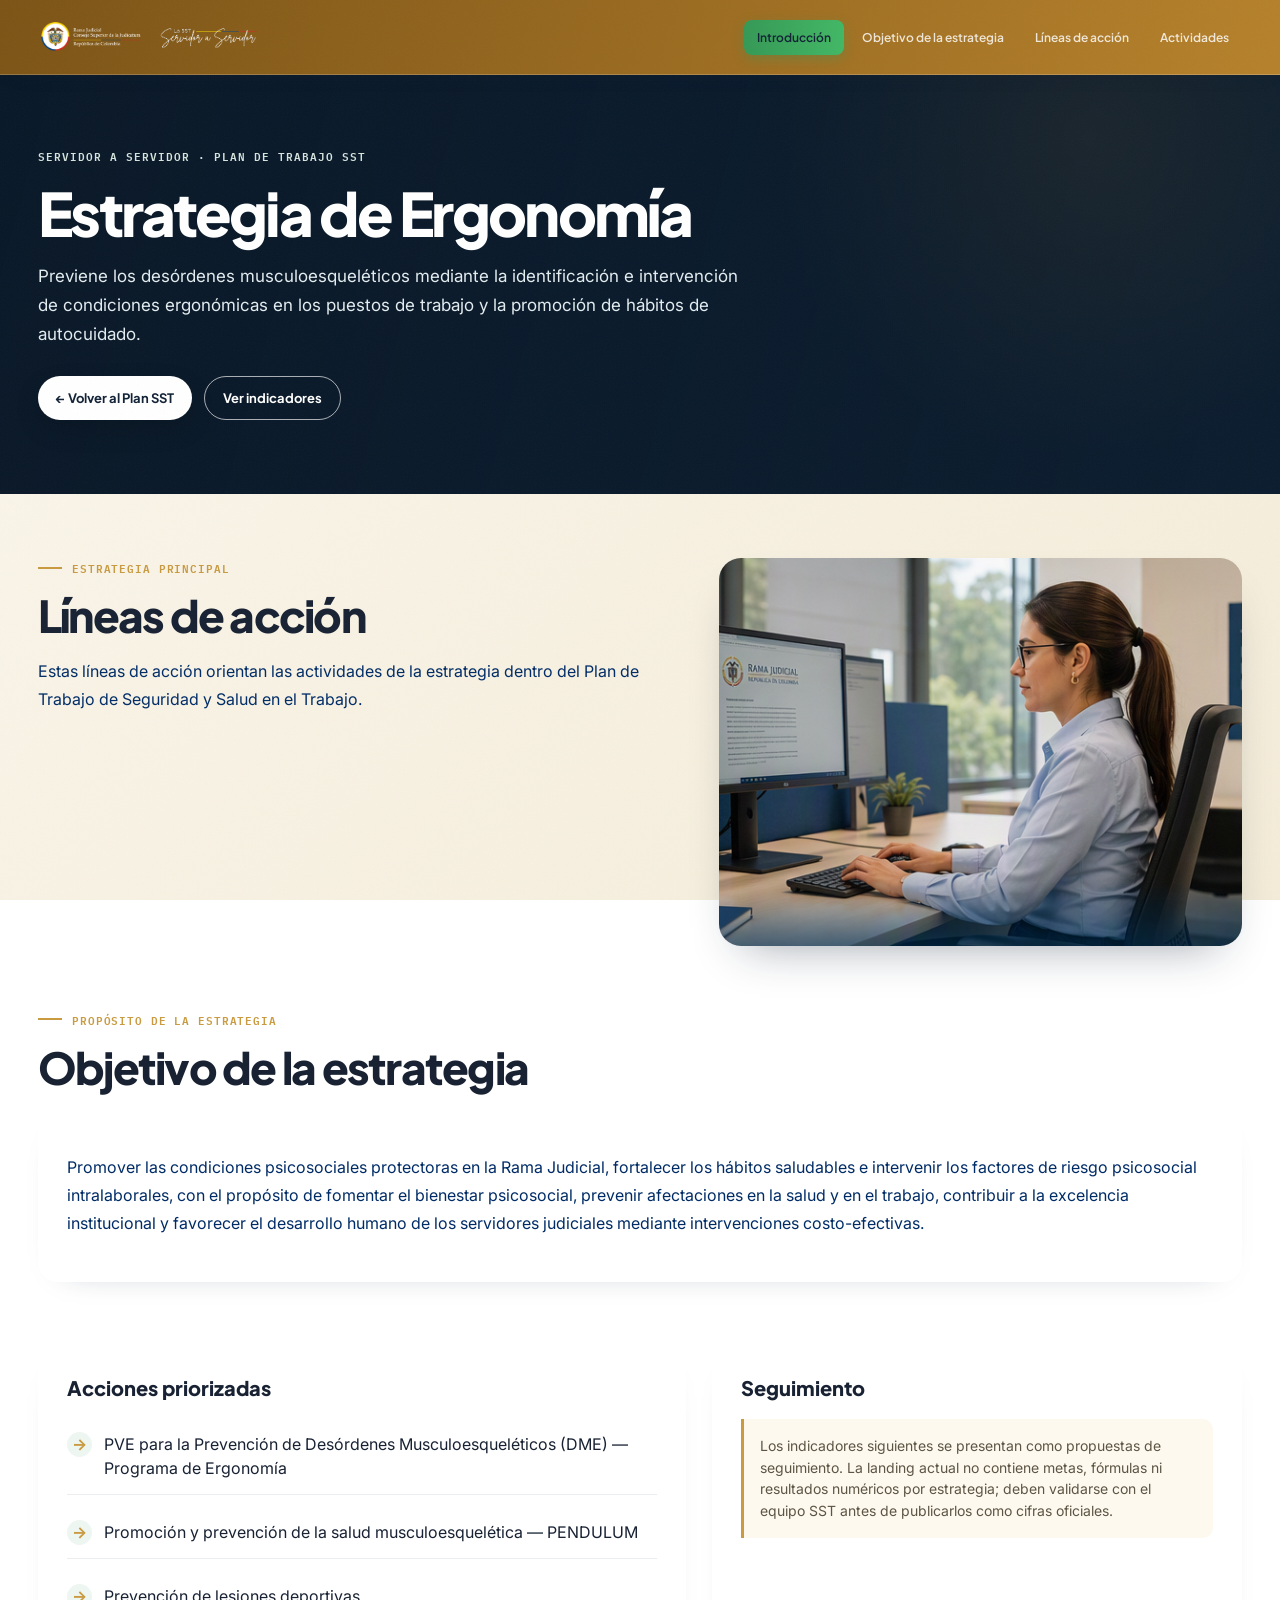
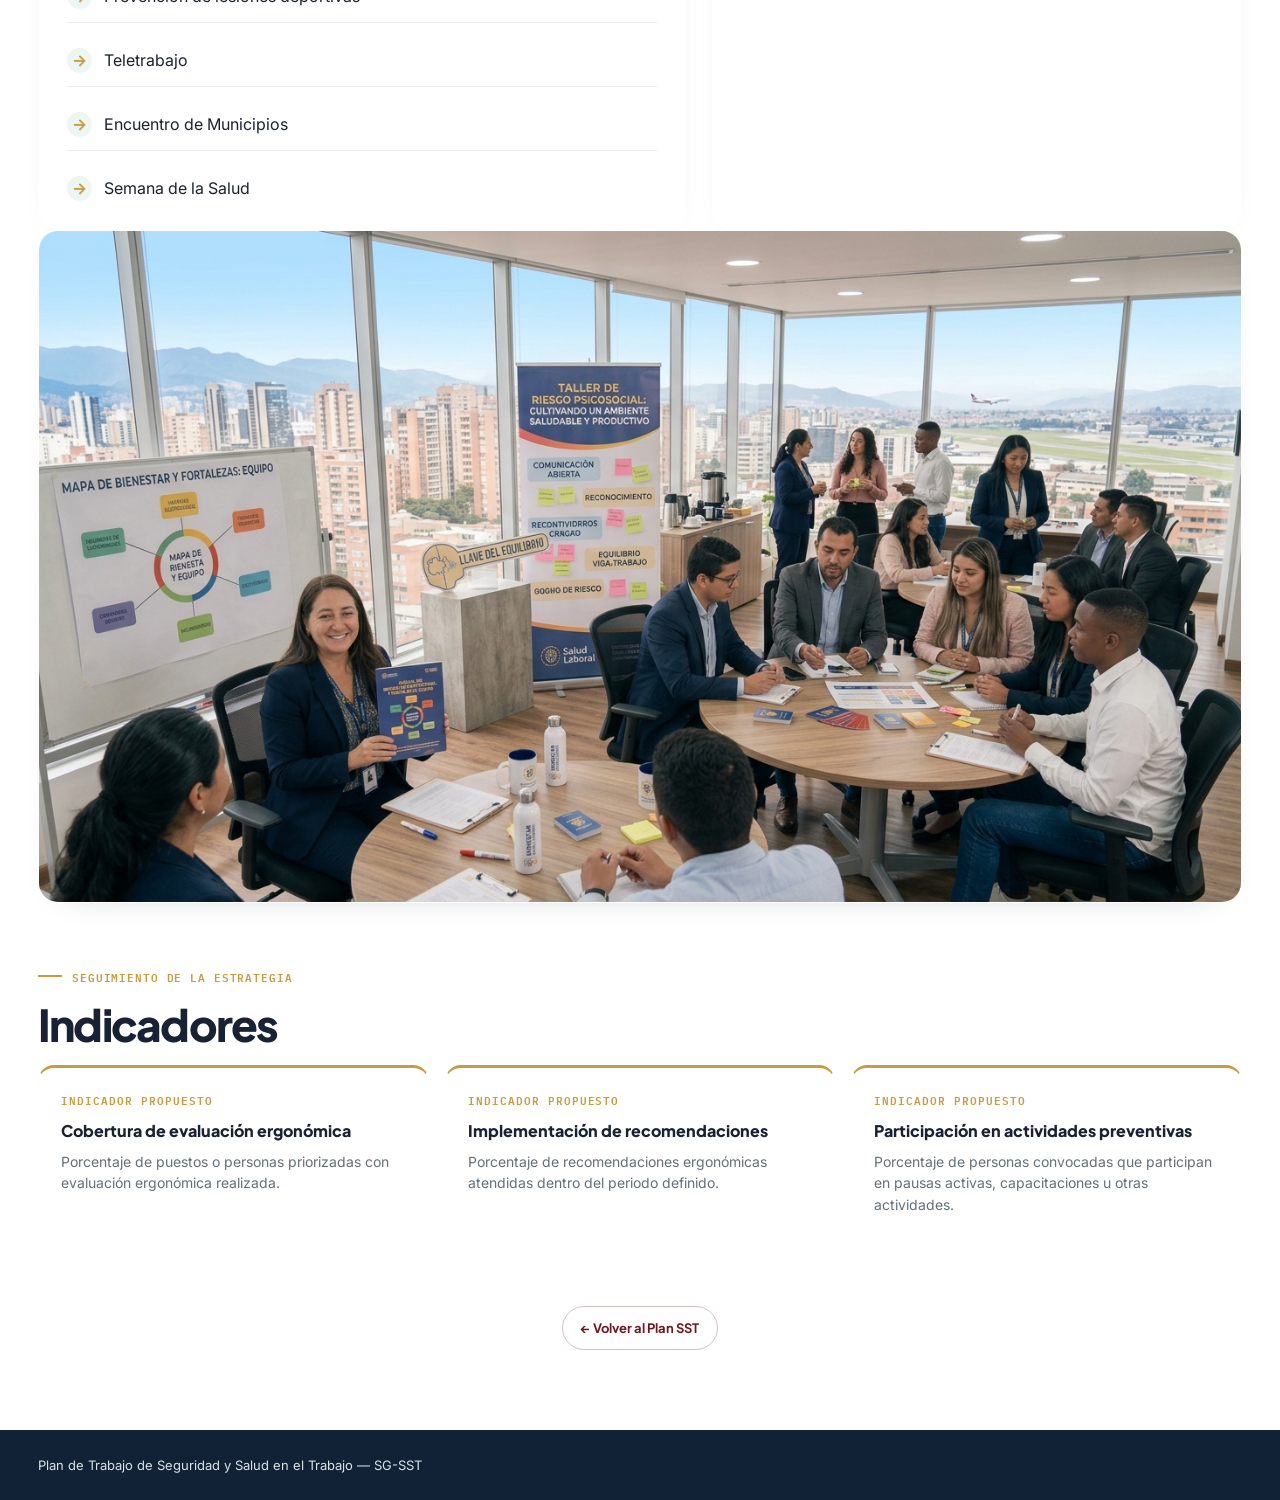
<file: estrategia-ergonomia.html>
<!doctype html><html lang="es"><head><meta charset="utf-8"><meta name="viewport" content="width=device-width, initial-scale=1"><meta name="description" content="Estrategia de Ergonomía del Plan de Trabajo SST."><title>Estrategia de Ergonomía | Plan de Trabajo SST</title><link rel="preconnect" href="https://fonts.googleapis.com"><link rel="preconnect" href="https://fonts.gstatic.com" crossorigin><link href="https://fonts.googleapis.com/css2?family=Plus+Jakarta+Sans:wght@500;600;700;800&family=Inter:wght@400;500;600;700&family=IBM+Plex+Mono:wght@500;600&display=swap" rel="stylesheet"><link rel="stylesheet" href="css/estrategia-detalle.css"></head><body data-strategy="ergonomia"><header><div class="header-inner"><a href="index.html" aria-label="Ir al inicio del Plan SST"><img src="assets/logos/logo-CSJ-servidor%20a%20servidor.png" alt="Rama Judicial - Servidor a Servidor" class="brand-logo"></a><nav class="tabs" aria-label="Navegación principal"><a href="index.html#generalidades">Generalidades</a><a class="active" href="index.html#estrategias">Estrategias</a><a href="index.html#indicadores">Indicadores</a><a href="index.html#tablero">Tablero</a><a href="index.html#copasst">COPASST</a></nav><button class="menu-toggle" id="menuToggle" aria-label="Abrir menú" aria-expanded="false">☰</button></div></header><div class="mobile-menu-overlay" id="mobileMenu" aria-hidden="true"><div class="mobile-menu-backdrop" id="menuBackdrop"></div><div class="mobile-menu-sheet"><div class="mobile-menu-head"><span>Plan de Trabajo SST</span><button id="menuClose" aria-label="Cerrar menú">×</button></div><nav class="mobile-menu-links"><a href="index.html#generalidades">Generalidades</a><a href="index.html#estrategias">Estrategias</a><a href="index.html#indicadores">Indicadores</a><a href="index.html#tablero">Tablero</a><a href="index.html#copasst">COPASST</a></nav></div></div><section class="hero"><div class="hero-inner reveal"><span class="eyebrow">Servidor a Servidor · Plan de Trabajo SST</span><h1 data-title></h1><p data-summary></p><div class="hero-actions"><a class="btn btn-solid" href="index.html#estrategias">← Volver al Plan SST</a><a class="btn btn-outline" href="#indicadores-especificos">Ver indicadores</a></div></div></section><main><section class="intro reveal"><div><div class="section-tag">Estrategia principal</div><h2>Líneas de acción</h2><p class="intro-copy">Estas líneas de acción orientan las actividades de la estrategia dentro del Plan de Trabajo de Seguridad y Salud en el Trabajo.</p></div><img data-image class="strategy-image" src="" alt=""></section><section class="content-grid"><article class="panel reveal"><h3>Acciones priorizadas</h3><ul data-actions class="action-list"></ul></article><aside class="panel reveal"><h3>Seguimiento</h3><p class="note">Los indicadores siguientes se presentan como propuestas de seguimiento. La landing actual no contiene metas, fórmulas ni resultados numéricos por estrategia; deben validarse con el equipo SST antes de publicarlos como cifras oficiales.</p></aside></section><section class="indicator-section reveal" id="indicadores-especificos"><div class="section-tag">Seguimiento de la estrategia</div><h2 class="section-title">Indicadores</h2><div data-indicators class="indicator-grid"></div></section><div class="return-row reveal"><a class="btn return-link" href="index.html#estrategias">← Volver al Plan SST</a></div></main><footer><div class="footer-inner">Plan de Trabajo de Seguridad y Salud en el Trabajo — SG-SST</div></footer><script src="js/estrategia-detalle.js"></script></body></html>
</file>
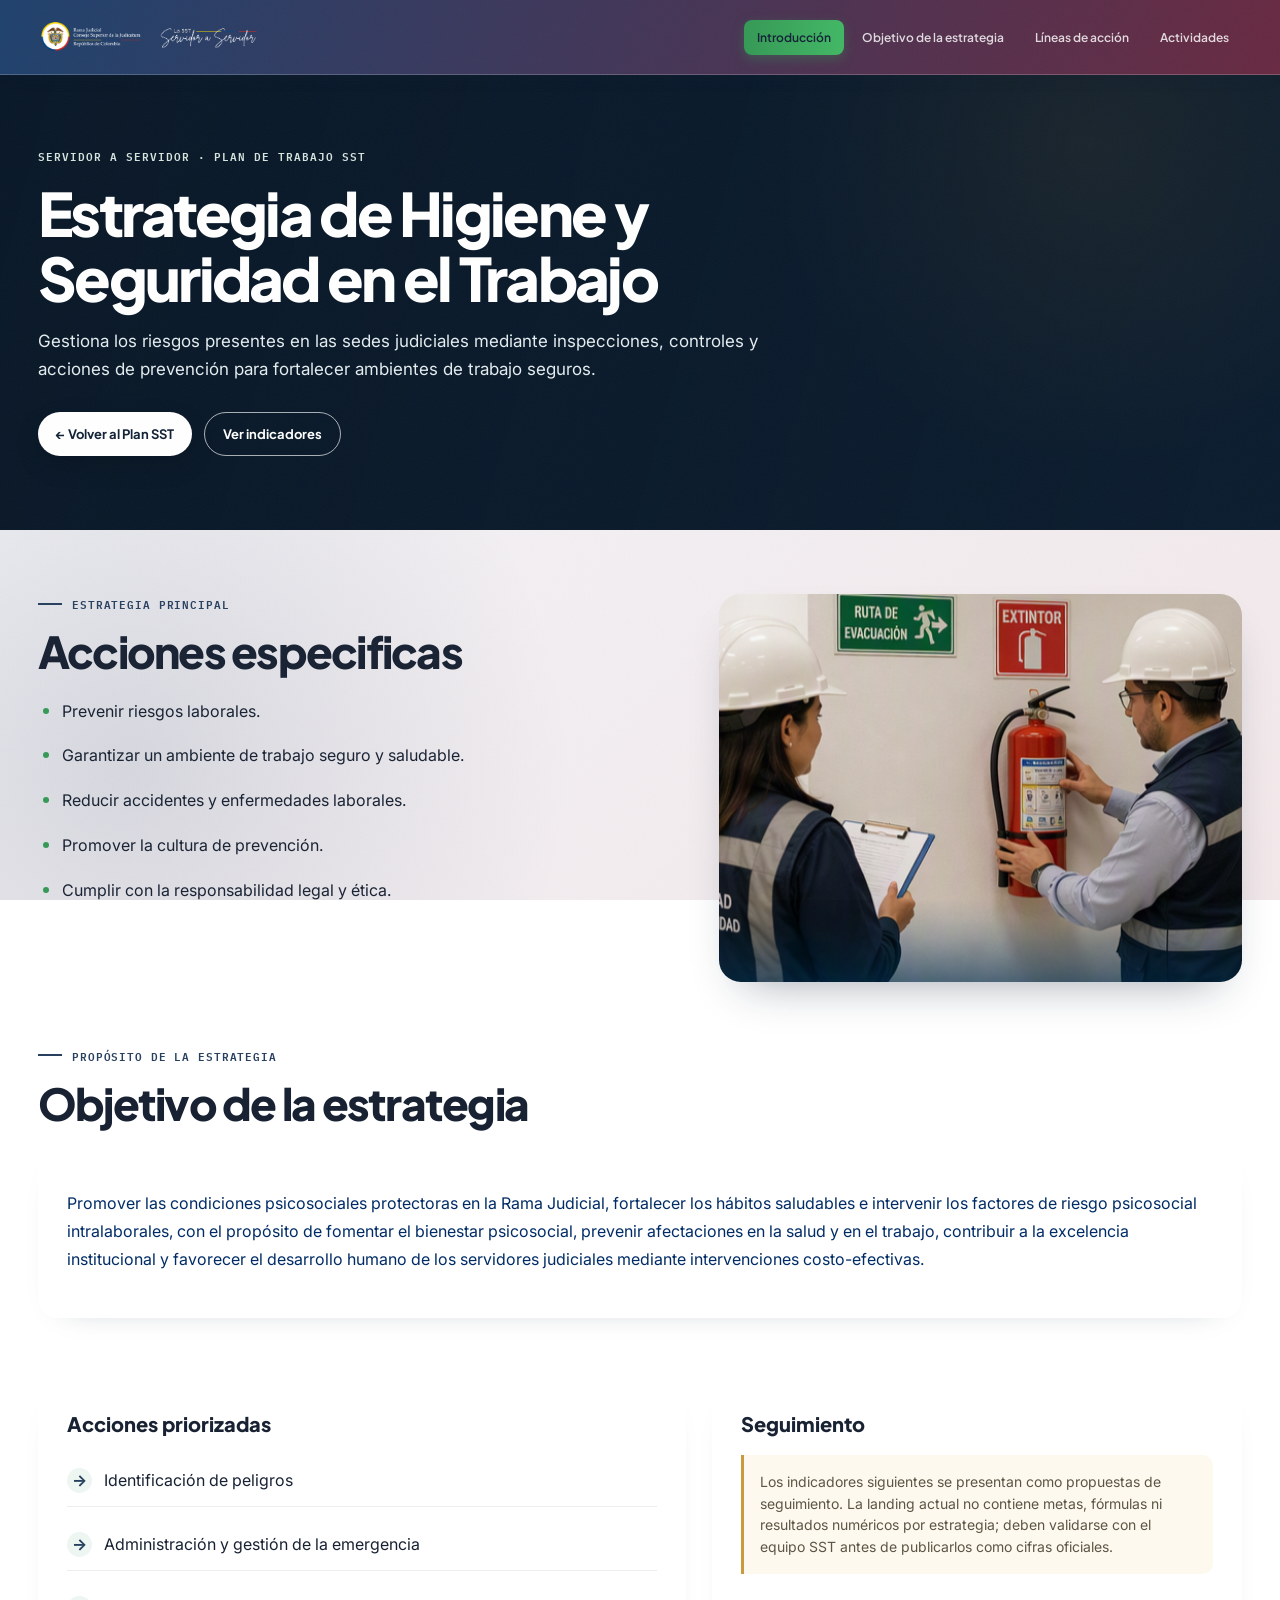
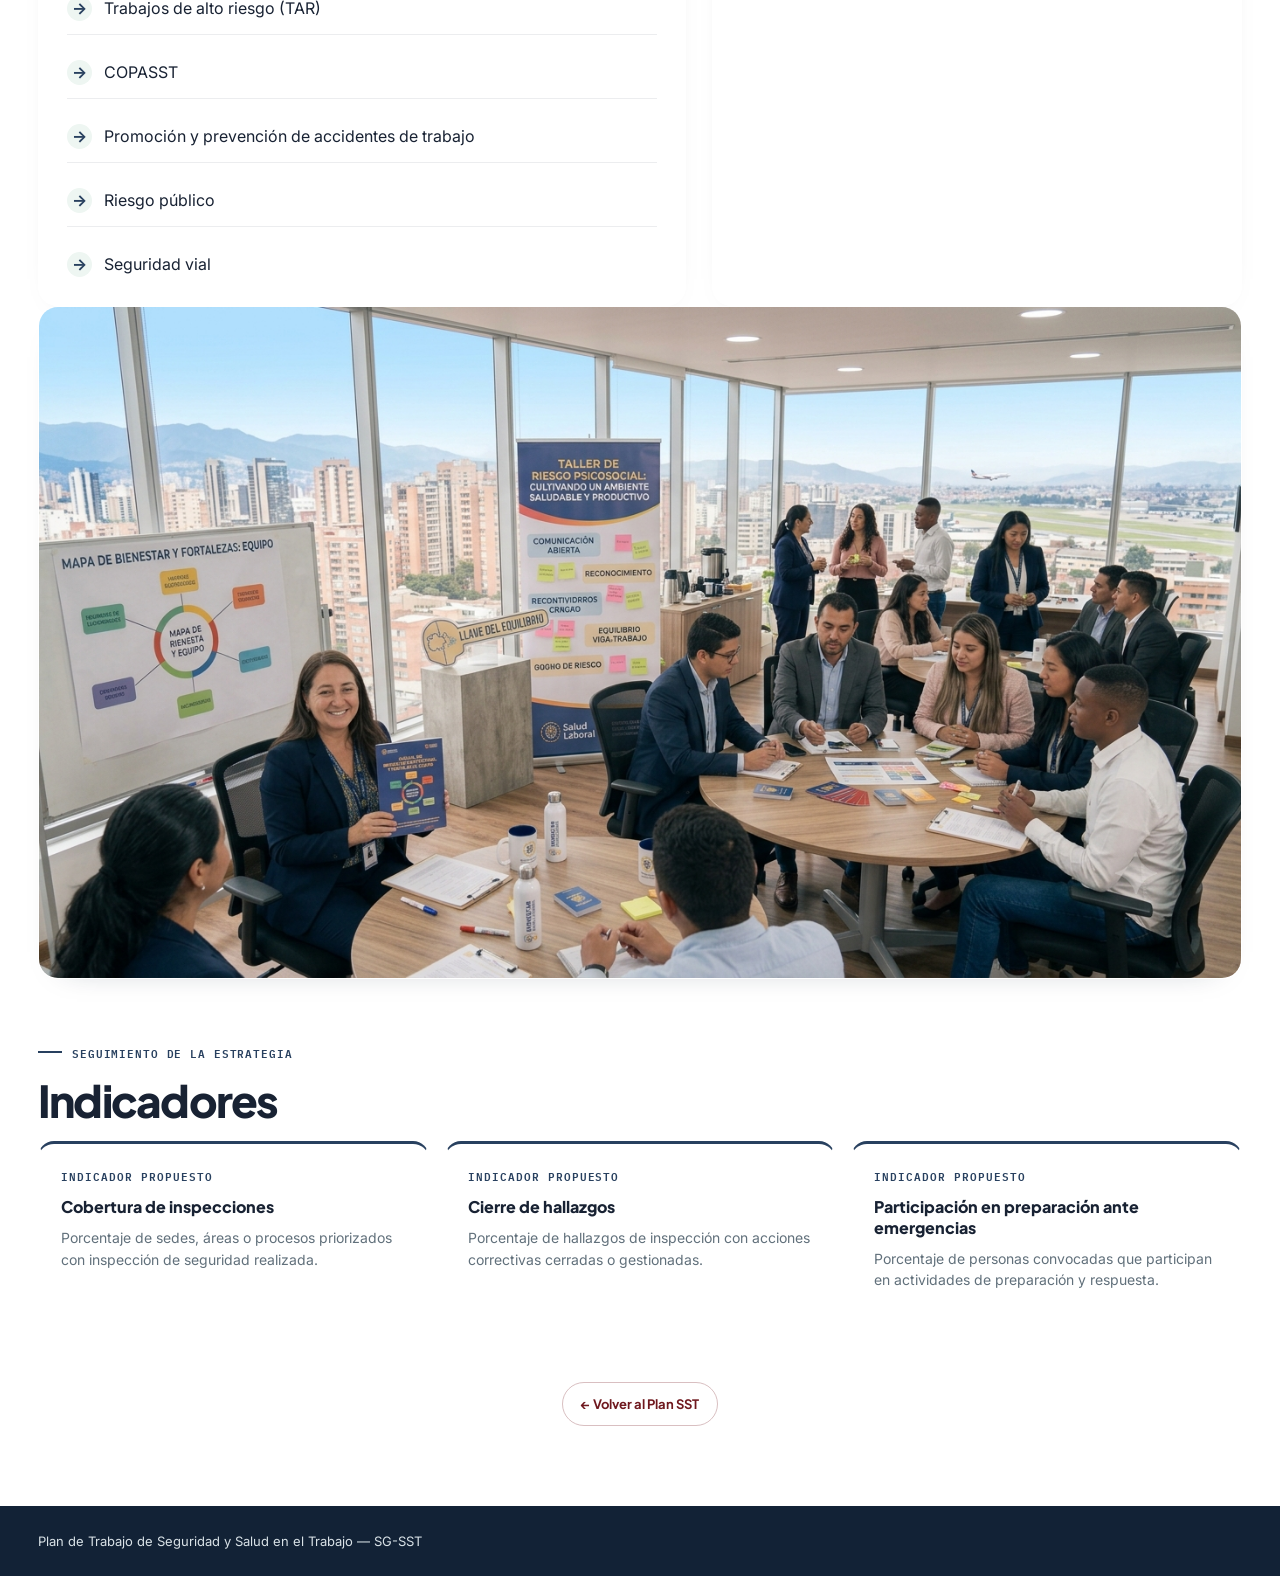
<file: estrategia-higiene-y-seguridad.html>
<!doctype html>
<html lang="es">
  <head>
    <meta charset="utf-8" />
    <meta name="viewport" content="width=device-width, initial-scale=1" />
    <meta
      name="description"
      content="Estrategia de Higiene y Seguridad en el Trabajo del Plan de Trabajo SST."
    />
    <title>Estrategia de Higiene y Seguridad | Plan de Trabajo SST</title>
    <link rel="preconnect" href="https://fonts.googleapis.com" />
    <link rel="preconnect" href="https://fonts.gstatic.com" crossorigin />
    <link
      href="https://fonts.googleapis.com/css2?family=Plus+Jakarta+Sans:wght@500;600;700;800&family=Inter:wght@400;500;600;700&family=IBM+Plex+Mono:wght@500;600&display=swap"
      rel="stylesheet"
    />
    <link rel="stylesheet" href="css/estrategia-detalle.css" />
  </head>
  <body data-strategy="higiene">
    <header>
      <div class="header-inner">
        <a href="index.html" aria-label="Ir al inicio del Plan SST"
          ><img
            src="assets/logos/logo-CSJ-servidor%20a%20servidor.png"
            alt="Rama Judicial - Servidor a Servidor"
            class="brand-logo"
        /></a>
        <nav class="tabs" aria-label="Navegación principal">
          <a href="index.html#generalidades">Generalidades</a
          ><a class="active" href="index.html#estrategias">Estrategias</a
          ><a href="index.html#indicadores">Indicadores</a
          ><a href="index.html#tablero">Tablero</a
          ><a href="index.html#copasst">COPASST</a>
        </nav>
        <button
          class="menu-toggle"
          id="menuToggle"
          aria-label="Abrir menú"
          aria-expanded="false"
        >
          ☰
        </button>
      </div>
    </header>
    <div class="mobile-menu-overlay" id="mobileMenu" aria-hidden="true">
      <div class="mobile-menu-backdrop" id="menuBackdrop"></div>
      <div class="mobile-menu-sheet">
        <div class="mobile-menu-head">
          <span>Plan de Trabajo SST</span
          ><button id="menuClose" aria-label="Cerrar menú">×</button>
        </div>
        <nav class="mobile-menu-links">
          <a href="index.html#generalidades">Generalidades</a
          ><a href="index.html#estrategias">Estrategias</a
          ><a href="index.html#indicadores">Indicadores</a
          ><a href="index.html#tablero">Tablero</a
          ><a href="index.html#copasst">COPASST</a>
        </nav>
      </div>
    </div>
    <section class="hero">
      <div class="hero-inner reveal">
        <span class="eyebrow">Servidor a Servidor · Plan de Trabajo SST</span>
        <h1 data-title></h1>
        <p data-summary></p>
        <div class="hero-actions">
          <a class="btn btn-solid" href="index.html#estrategias"
            >← Volver al Plan SST</a
          ><a class="btn btn-outline" href="#indicadores-especificos"
            >Ver indicadores</a
          >
        </div>
      </div>
    </section>
    <main>
      <section class="intro reveal">
        <div>
          <div class="section-tag">Estrategia principal</div>
          <h2>Acciones especificas</h2>
          <ul class="intro-list">
            <li>Prevenir riesgos laborales.</li>
            <li>Garantizar un ambiente de trabajo seguro y saludable.</li>
            <li>Reducir accidentes y enfermedades laborales.</li>
            <li>Promover la cultura de prevención.</li>
            <li>Cumplir con la responsabilidad legal y ética.</li>
          </ul>
        </div>
        <img data-image class="strategy-image" src="" alt="" />
      </section>
      <section class="content-grid">
        <article class="panel reveal">
          <h3>Acciones priorizadas</h3>
          <ul data-actions class="action-list"></ul>
        </article>
        <aside class="panel reveal">
          <h3>Seguimiento</h3>
          <p class="note">
            Los indicadores siguientes se presentan como propuestas de
            seguimiento. La landing actual no contiene metas, fórmulas ni
            resultados numéricos por estrategia; deben validarse con el equipo
            SST antes de publicarlos como cifras oficiales.
          </p>
        </aside>
      </section>
      <section class="indicator-section reveal" id="indicadores-especificos">
        <div class="section-tag">Seguimiento de la estrategia</div>
        <h2 class="section-title">Indicadores</h2>
        <div data-indicators class="indicator-grid"></div>
      </section>
      <div class="return-row reveal">
        <a class="btn return-link" href="index.html#estrategias"
          >← Volver al Plan SST</a
        >
      </div>
    </main>
    <footer>
      <div class="footer-inner">
        Plan de Trabajo de Seguridad y Salud en el Trabajo — SG-SST
      </div>
    </footer>
    <script src="js/estrategia-detalle.js"></script>
  </body>
</html>
</file>
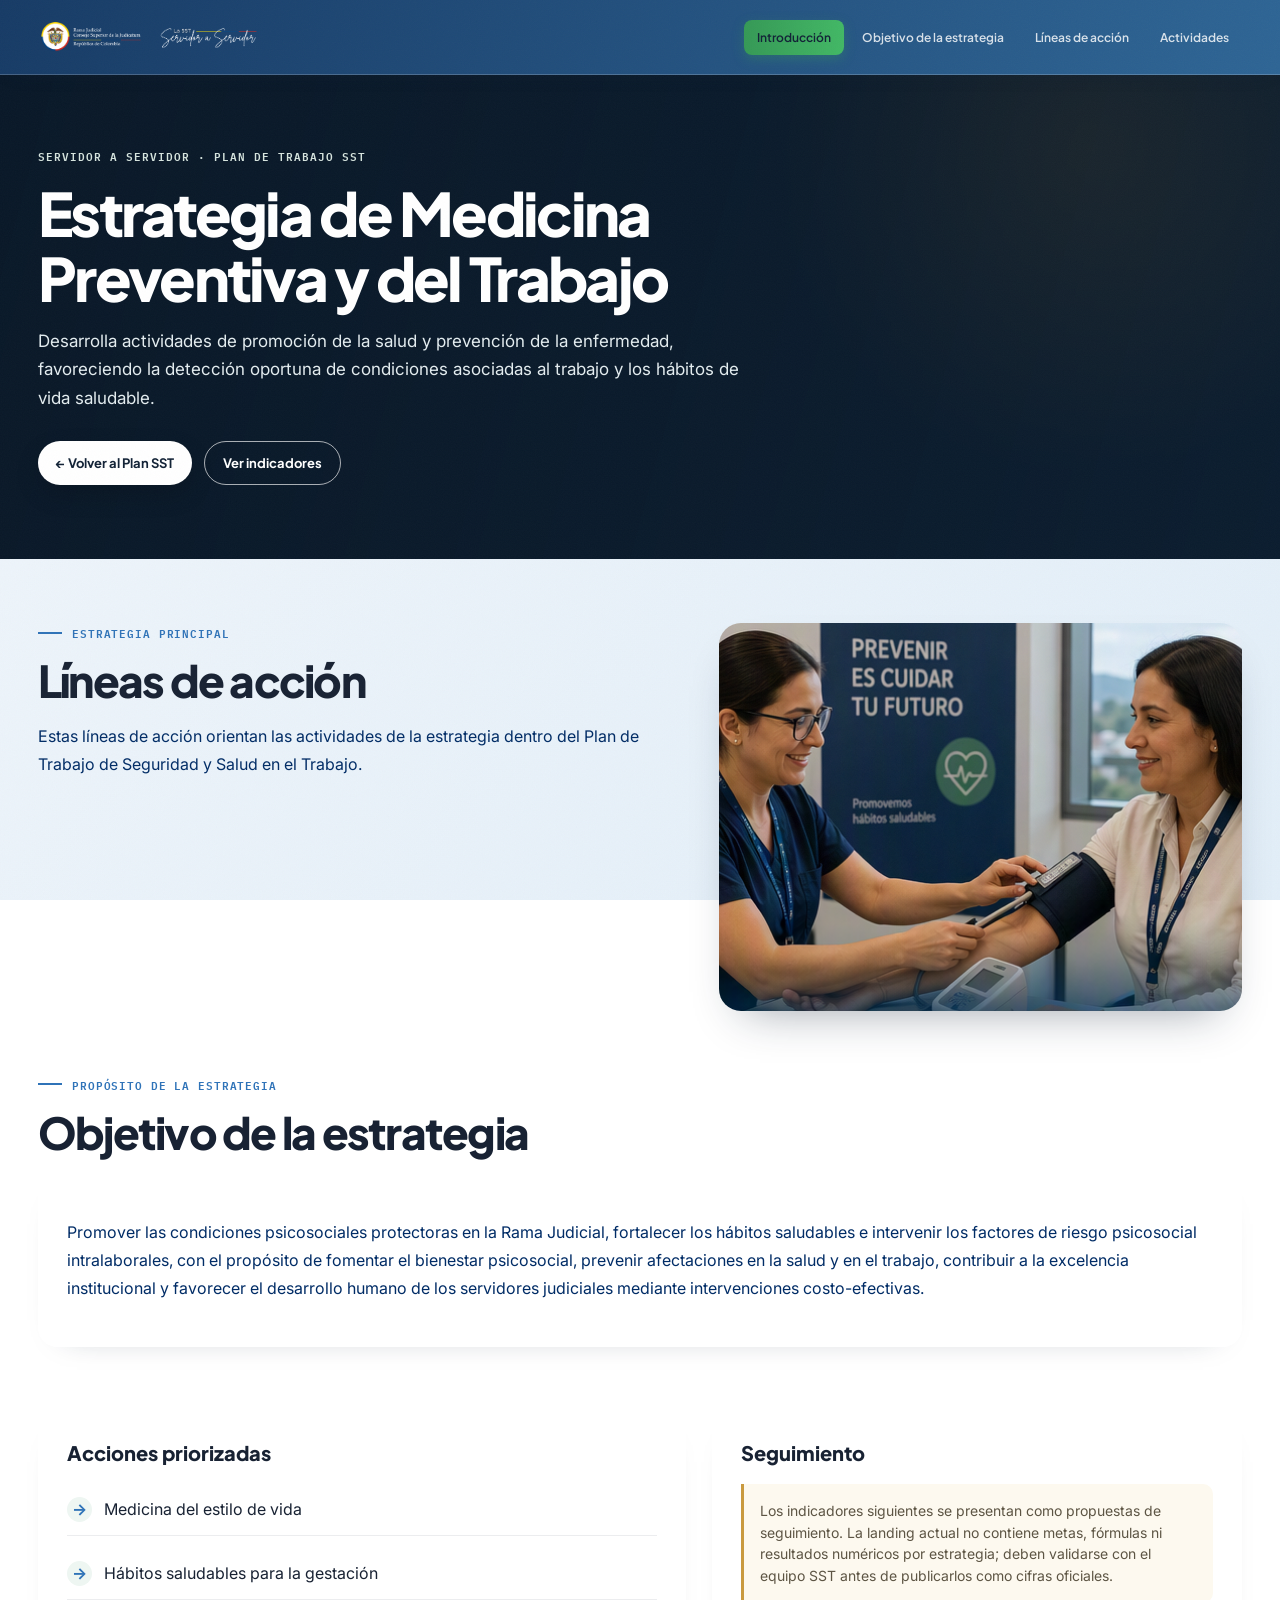
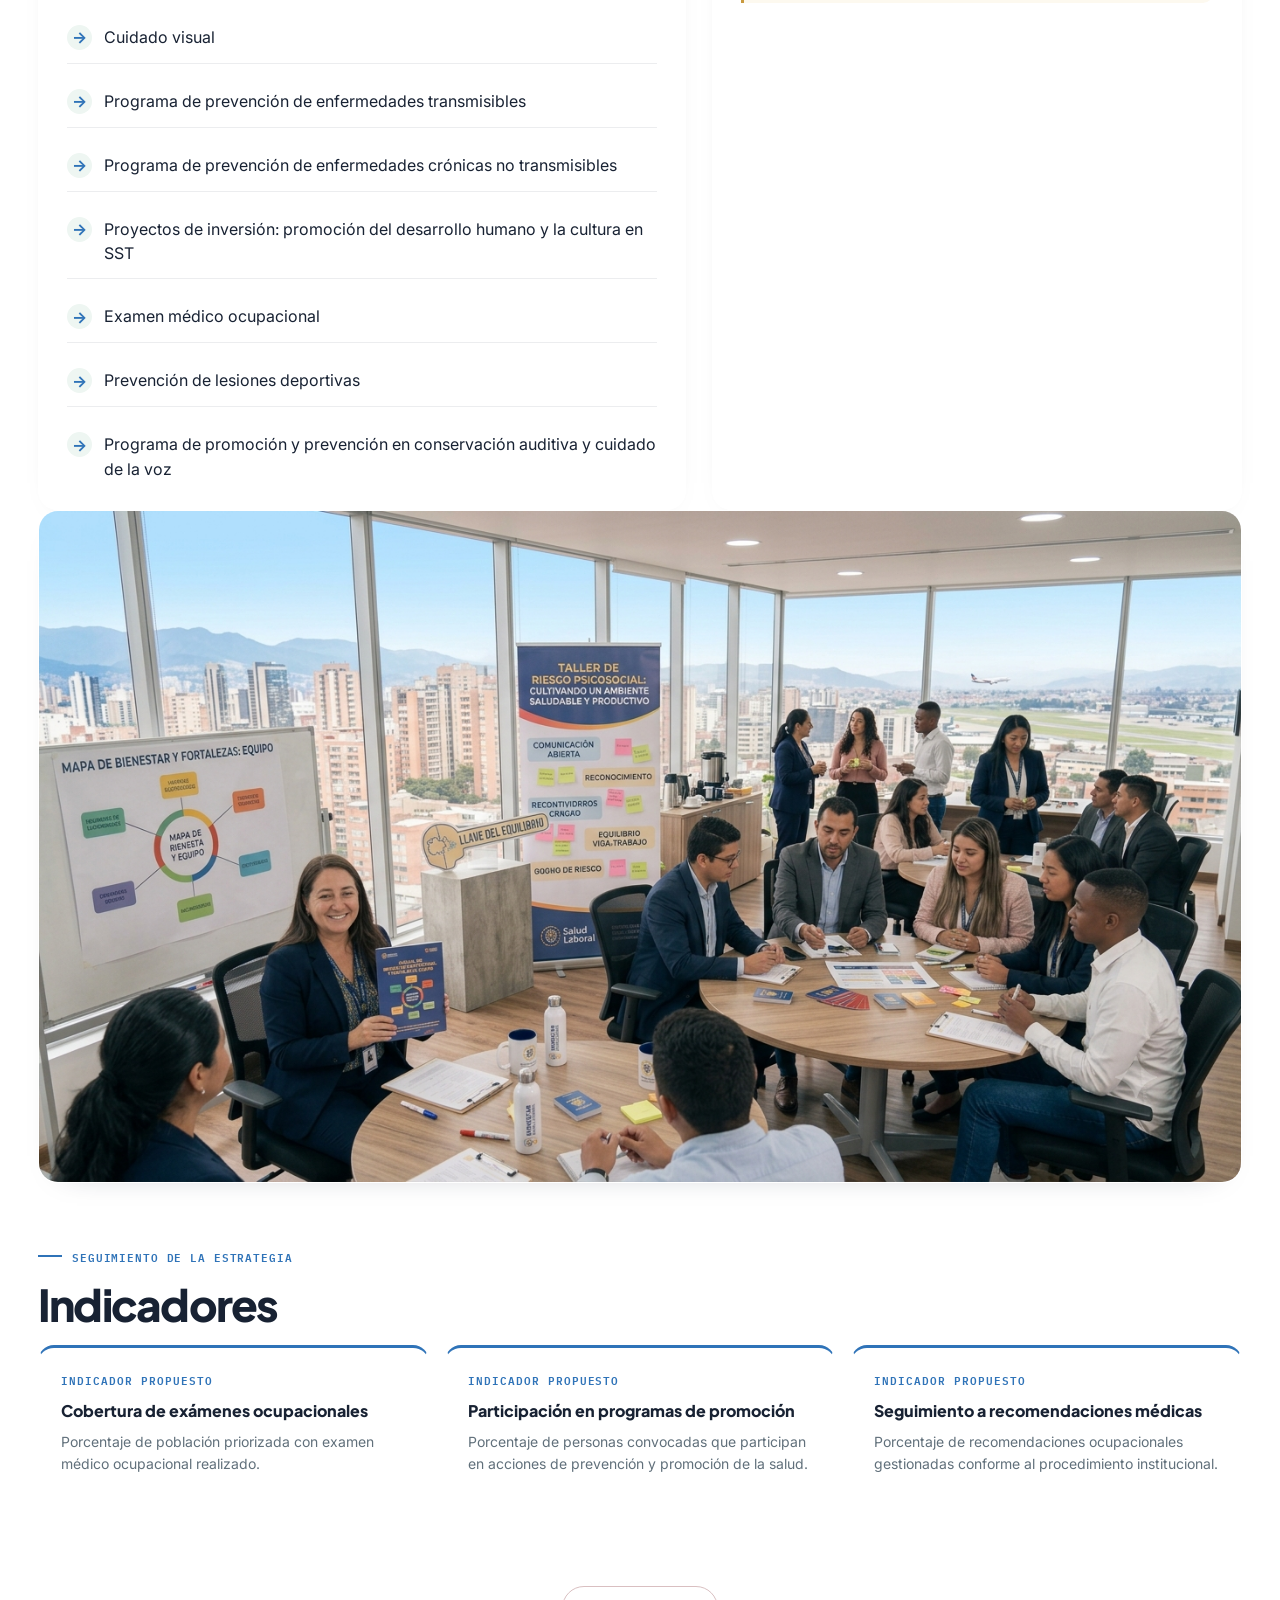
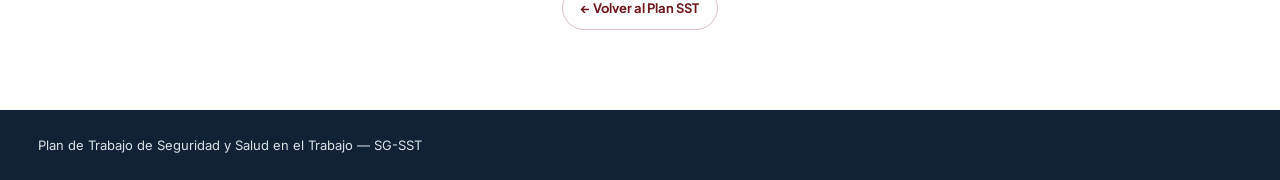
<file: estrategia-medicina-preventiva.html>
<!doctype html><html lang="es"><head><meta charset="utf-8"><meta name="viewport" content="width=device-width, initial-scale=1"><meta name="description" content="Estrategia de Medicina Preventiva y del Trabajo del Plan de Trabajo SST."><title>Estrategia de Medicina Preventiva | Plan de Trabajo SST</title><link rel="preconnect" href="https://fonts.googleapis.com"><link rel="preconnect" href="https://fonts.gstatic.com" crossorigin><link href="https://fonts.googleapis.com/css2?family=Plus+Jakarta+Sans:wght@500;600;700;800&family=Inter:wght@400;500;600;700&family=IBM+Plex+Mono:wght@500;600&display=swap" rel="stylesheet"><link rel="stylesheet" href="css/estrategia-detalle.css"></head><body data-strategy="medicina"><header><div class="header-inner"><a href="index.html" aria-label="Ir al inicio del Plan SST"><img src="assets/logos/logo-CSJ-servidor%20a%20servidor.png" alt="Rama Judicial - Servidor a Servidor" class="brand-logo"></a><nav class="tabs" aria-label="Navegación principal"><a href="index.html#generalidades">Generalidades</a><a class="active" href="index.html#estrategias">Estrategias</a><a href="index.html#indicadores">Indicadores</a><a href="index.html#tablero">Tablero</a><a href="index.html#copasst">COPASST</a></nav><button class="menu-toggle" id="menuToggle" aria-label="Abrir menú" aria-expanded="false">☰</button></div></header><div class="mobile-menu-overlay" id="mobileMenu" aria-hidden="true"><div class="mobile-menu-backdrop" id="menuBackdrop"></div><div class="mobile-menu-sheet"><div class="mobile-menu-head"><span>Plan de Trabajo SST</span><button id="menuClose" aria-label="Cerrar menú">×</button></div><nav class="mobile-menu-links"><a href="index.html#generalidades">Generalidades</a><a href="index.html#estrategias">Estrategias</a><a href="index.html#indicadores">Indicadores</a><a href="index.html#tablero">Tablero</a><a href="index.html#copasst">COPASST</a></nav></div></div><section class="hero"><div class="hero-inner reveal"><span class="eyebrow">Servidor a Servidor · Plan de Trabajo SST</span><h1 data-title></h1><p data-summary></p><div class="hero-actions"><a class="btn btn-solid" href="index.html#estrategias">← Volver al Plan SST</a><a class="btn btn-outline" href="#indicadores-especificos">Ver indicadores</a></div></div></section><main><section class="intro reveal"><div><div class="section-tag">Estrategia principal</div><h2>Líneas de acción</h2><p class="intro-copy">Estas líneas de acción orientan las actividades de la estrategia dentro del Plan de Trabajo de Seguridad y Salud en el Trabajo.</p></div><img data-image class="strategy-image" src="" alt=""></section><section class="content-grid"><article class="panel reveal"><h3>Acciones priorizadas</h3><ul data-actions class="action-list"></ul></article><aside class="panel reveal"><h3>Seguimiento</h3><p class="note">Los indicadores siguientes se presentan como propuestas de seguimiento. La landing actual no contiene metas, fórmulas ni resultados numéricos por estrategia; deben validarse con el equipo SST antes de publicarlos como cifras oficiales.</p></aside></section><section class="indicator-section reveal" id="indicadores-especificos"><div class="section-tag">Seguimiento de la estrategia</div><h2 class="section-title">Indicadores</h2><div data-indicators class="indicator-grid"></div></section><div class="return-row reveal"><a class="btn return-link" href="index.html#estrategias">← Volver al Plan SST</a></div></main><footer><div class="footer-inner">Plan de Trabajo de Seguridad y Salud en el Trabajo — SG-SST</div></footer><script src="js/estrategia-detalle.js"></script></body></html>
</file>
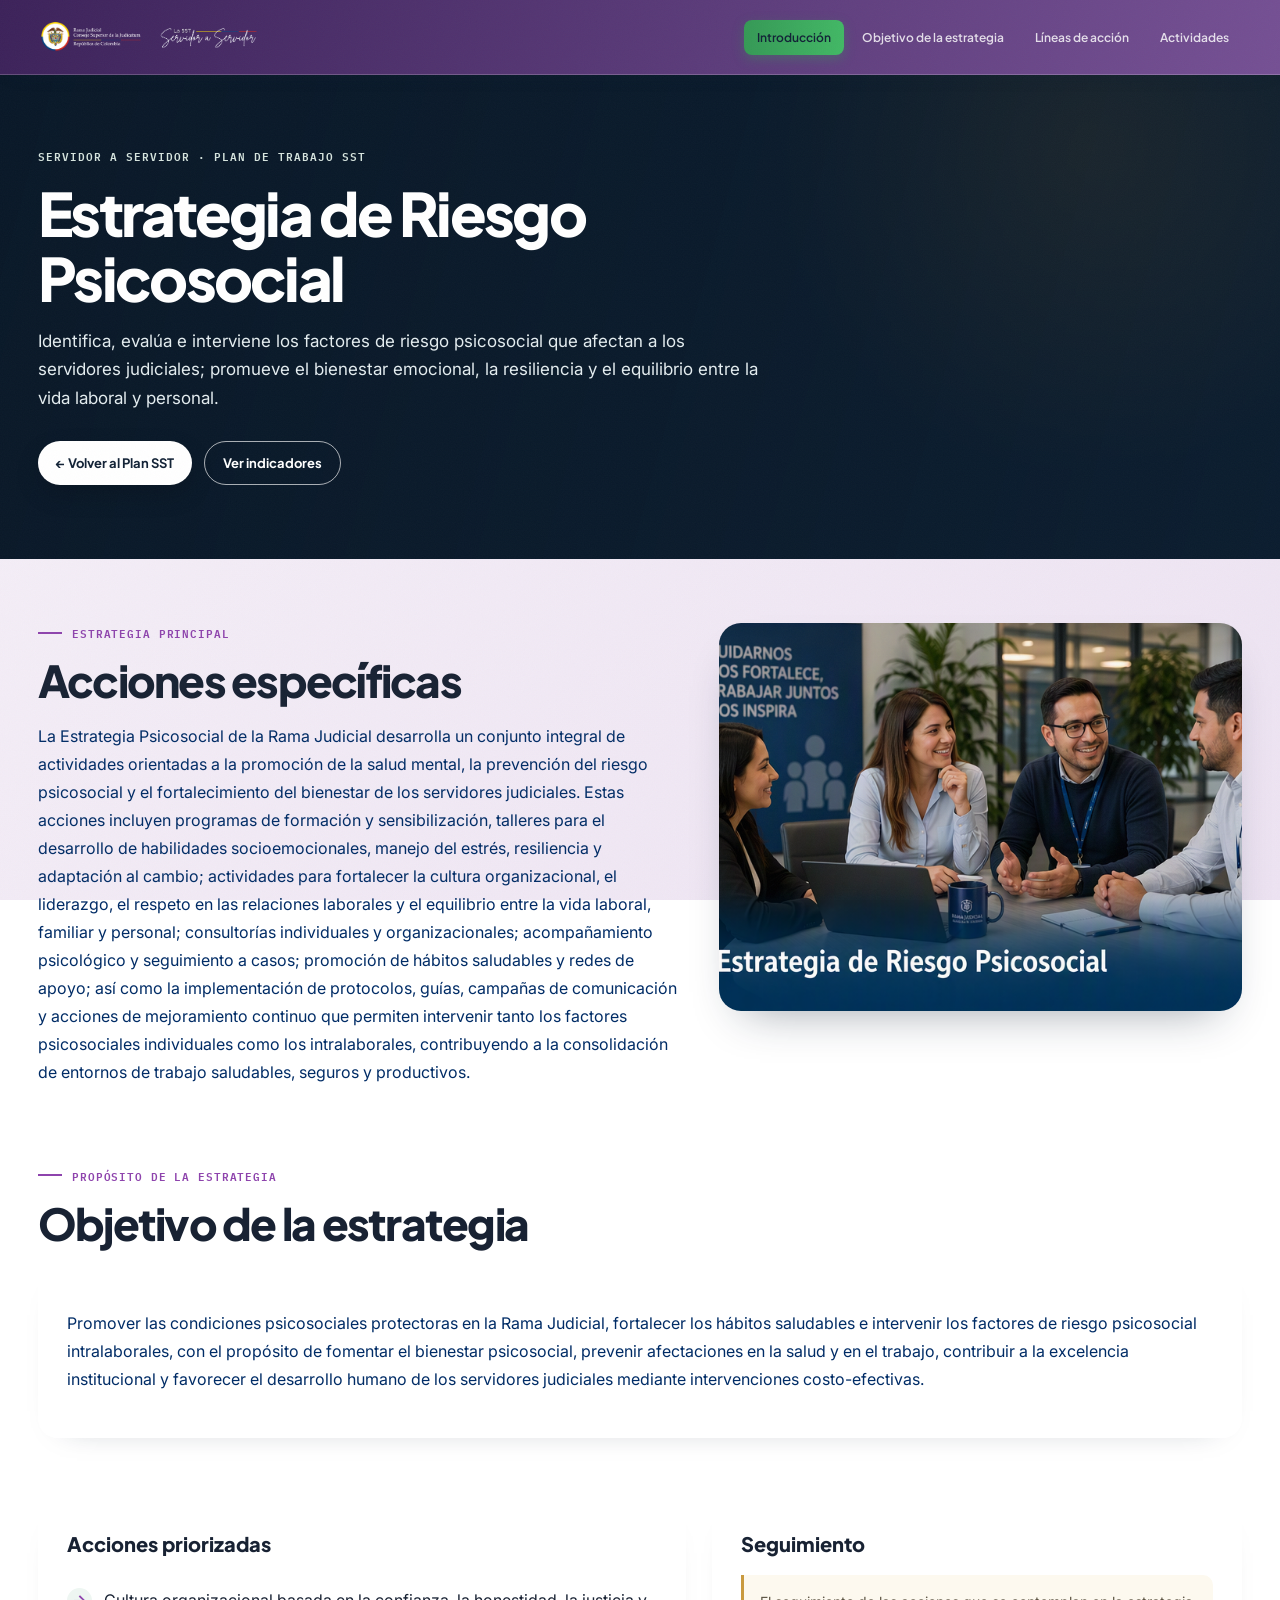
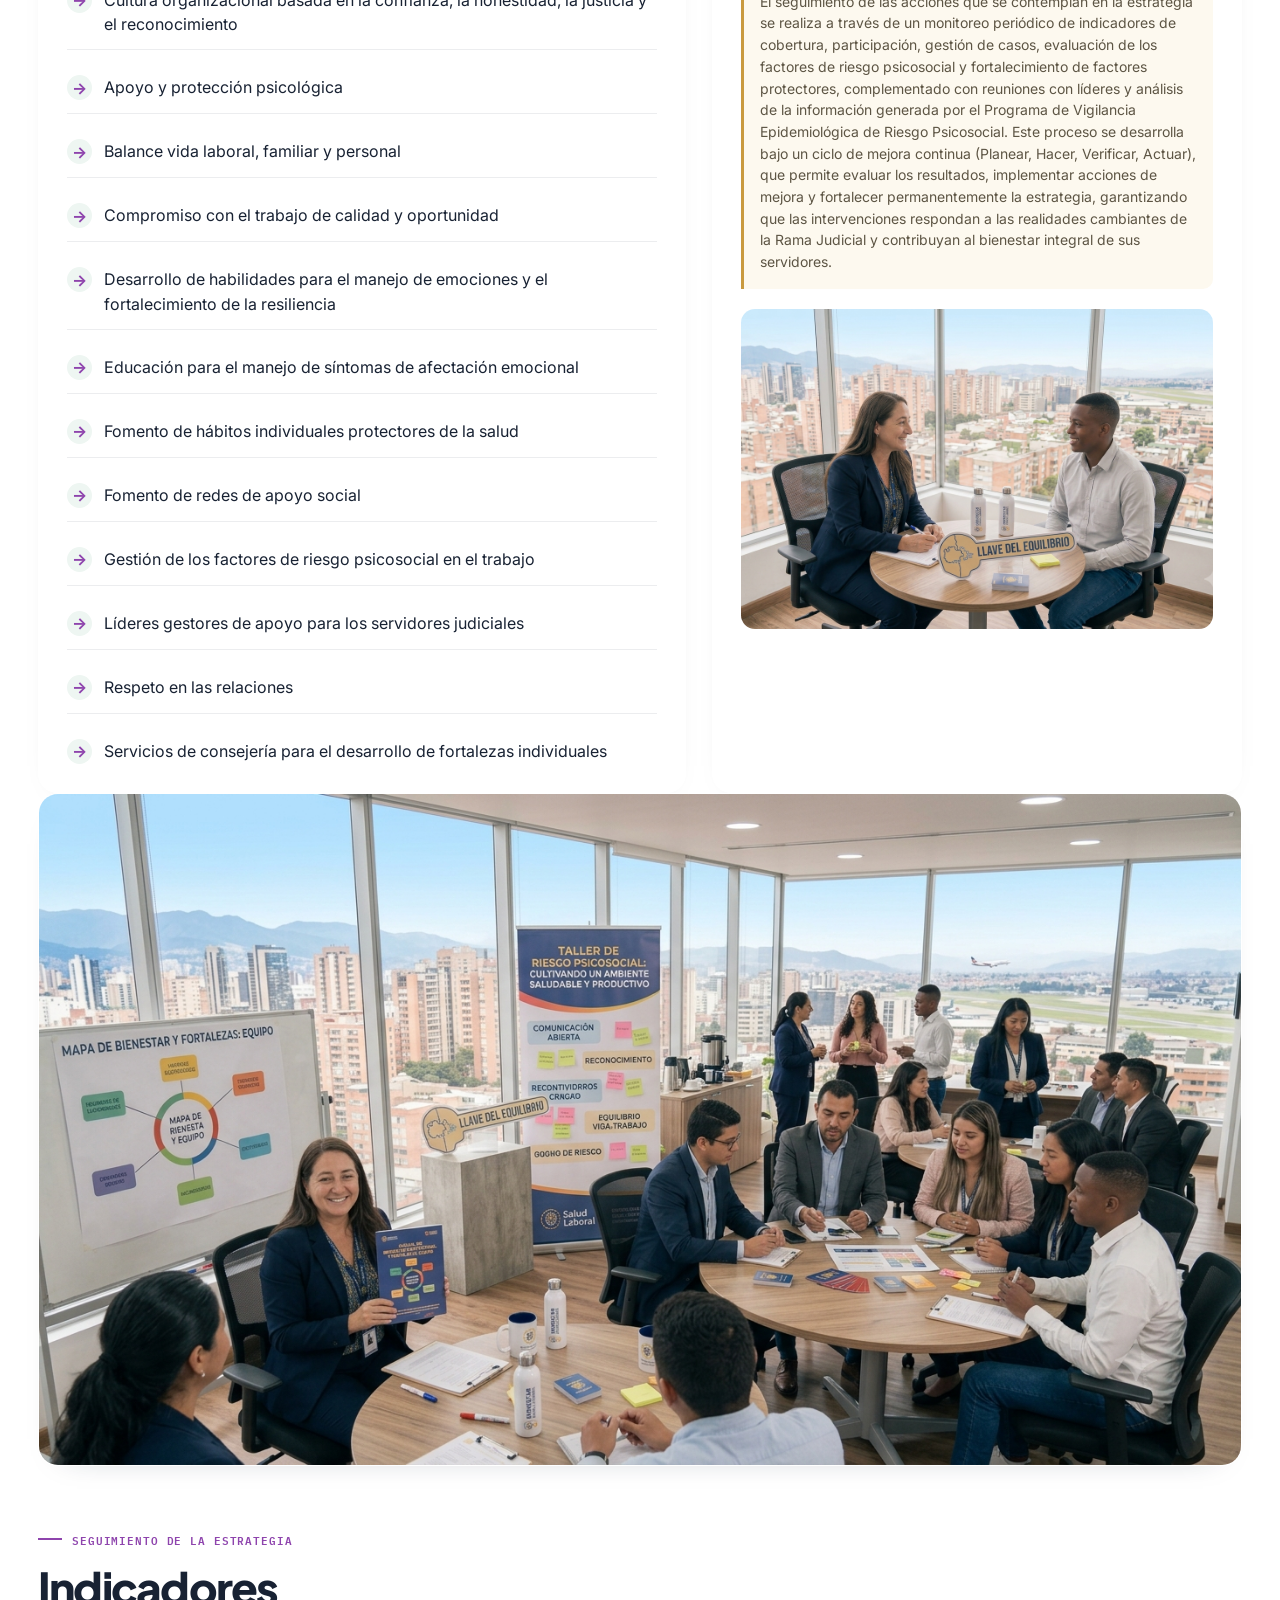
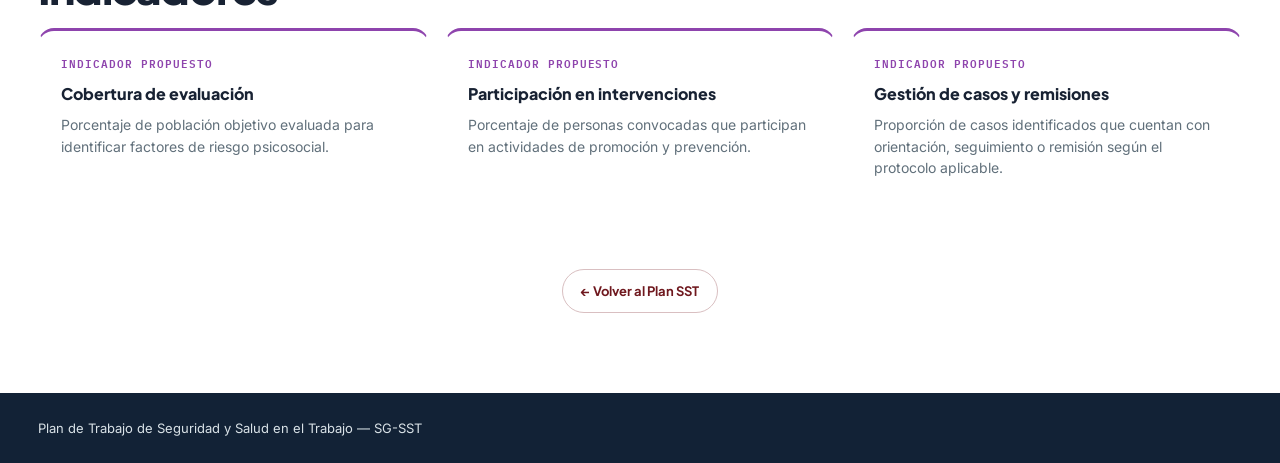
<file: estrategia-riesgo-psicosocial.html>
<!doctype html>
<html lang="es">
  <head>
    <meta charset="utf-8" />
    <meta name="viewport" content="width=device-width, initial-scale=1" />
    <meta
      name="description"
      content="Estrategia de Riesgo Psicosocial del Plan de Trabajo SST."
    />
    <title>Estrategia de Riesgo Psicosocial | Plan de Trabajo SST</title>
    <link rel="preconnect" href="https://fonts.googleapis.com" />
    <link rel="preconnect" href="https://fonts.gstatic.com" crossorigin />
    <link
      href="https://fonts.googleapis.com/css2?family=Plus+Jakarta+Sans:wght@500;600;700;800&family=Inter:wght@400;500;600;700&family=IBM+Plex+Mono:wght@500;600&display=swap"
      rel="stylesheet"
    />
    <link rel="stylesheet" href="css/estrategia-detalle.css" />
  </head>
  <body data-strategy="psicosocial">
    <header>
      <div class="header-inner">
        <a href="index.html" aria-label="Ir al inicio del Plan SST"
          ><img
            src="assets/logos/logo-CSJ-servidor%20a%20servidor.png"
            alt="Rama Judicial - Servidor a Servidor"
            class="brand-logo"
        /></a>
        <nav class="tabs" aria-label="Navegación principal">
          <a href="index.html#generalidades">Generalidades</a
          ><a class="active" href="index.html#estrategias">Estrategias</a
          ><a href="index.html#indicadores">Indicadores</a
          ><a href="index.html#tablero">Tablero</a
          ><a href="index.html#copasst">COPASST</a>
        </nav>
        <button
          class="menu-toggle"
          id="menuToggle"
          aria-label="Abrir menú"
          aria-expanded="false"
        >
          ☰
        </button>
      </div>
    </header>
    <div class="mobile-menu-overlay" id="mobileMenu" aria-hidden="true">
      <div class="mobile-menu-backdrop" id="menuBackdrop"></div>
      <div class="mobile-menu-sheet">
        <div class="mobile-menu-head">
          <span>Plan de Trabajo SST</span
          ><button id="menuClose" aria-label="Cerrar menú">×</button>
        </div>
        <nav class="mobile-menu-links">
          <a href="index.html#generalidades">Generalidades</a
          ><a href="index.html#estrategias">Estrategias</a
          ><a href="index.html#indicadores">Indicadores</a
          ><a href="index.html#tablero">Tablero</a
          ><a href="index.html#copasst">COPASST</a>
        </nav>
      </div>
    </div>
    <section class="hero">
      <div class="hero-inner reveal">
        <span class="eyebrow">Servidor a Servidor · Plan de Trabajo SST</span>
        <h1 data-title></h1>
        <p data-summary></p>
        <div class="hero-actions">
          <a class="btn btn-solid" href="index.html#estrategias"
            >← Volver al Plan SST</a
          ><a class="btn btn-outline" href="#indicadores-especificos"
            >Ver indicadores</a
          >
        </div>
      </div>
    </section>
    <main>
      <section class="intro reveal">
        <div>
          <div class="section-tag">Estrategia principal</div>
          <h2>Acciones específicas</h2>
          <p class="intro-copy">
            La Estrategia Psicosocial de la Rama Judicial desarrolla un conjunto integral de actividades 
            orientadas a la promoción de la salud mental, la prevención del riesgo psicosocial y el fortalecimiento 
            del bienestar de los servidores judiciales. Estas acciones incluyen programas de formación y sensibilización, 
            talleres para el desarrollo de habilidades socioemocionales, manejo del estrés, resiliencia y adaptación al cambio; 
            actividades para fortalecer la cultura organizacional, el liderazgo, el respeto en las relaciones laborales y el 
            equilibrio entre la vida laboral, familiar y personal; consultorías individuales y organizacionales; acompañamiento 
            psicológico y seguimiento a casos; promoción de hábitos saludables y redes de apoyo; así como la implementación de protocolos, 
            guías, campañas de comunicación y acciones de mejoramiento continuo que permiten intervenir tanto los factores psicosociales 
            individuales como los intralaborales, contribuyendo a la consolidación de entornos de trabajo saludables, seguros y productivos.
          </p>
        </div>
        <img data-image class="strategy-image" src="" alt="" />
      </section>
      <section class="content-grid">
        <article class="panel reveal">
          <h3>Acciones priorizadas</h3>
          <ul data-actions class="action-list"></ul>
        </article>
        <aside class="panel reveal">
          <h3>Seguimiento</h3>
          <p class="note">
            El seguimiento de las acciones que se contemplan en la estrategia se realiza a través de un monitoreo periódico 
            de indicadores de cobertura, participación, gestión de casos, evaluación de los factores de riesgo psicosocial y 
            fortalecimiento de factores protectores, complementado con reuniones con líderes y análisis de la información 
            generada por el Programa de Vigilancia Epidemiológica de Riesgo Psicosocial.
            Este proceso se desarrolla bajo un ciclo de mejora continua (Planear, Hacer, Verificar, Actuar), 
            que permite evaluar los resultados, implementar acciones de mejora y fortalecer permanentemente la estrategia, 
            garantizando que las intervenciones respondan a las realidades cambiantes de la Rama Judicial y contribuyan al 
            bienestar integral de sus servidores.
          </p>
          <img
            src="assets/estrategias/psicosocial-seguimiento1.png"
            alt="Seguimiento de la Estrategia de Riesgo Psicosocial"
            class="seguimiento-img">

        </aside>
      </section>
      <section class="indicator-section reveal" id="indicadores-especificos">
        <div class="section-tag">Seguimiento de la estrategia</div>
        <h2 class="section-title">Indicadores</h2>
        <div data-indicators class="indicator-grid"></div>
      </section>
      <div class="return-row reveal">
        <a class="btn return-link" href="index.html#estrategias"
          >← Volver al Plan SST</a
        >
      </div>
    </main>
    <footer>
      <div class="footer-inner">
        Plan de Trabajo de Seguridad y Salud en el Trabajo — SG-SST
      </div>
    </footer>
    <script src="js/estrategia-detalle.js"></script>
  </body>
</html>
</file>
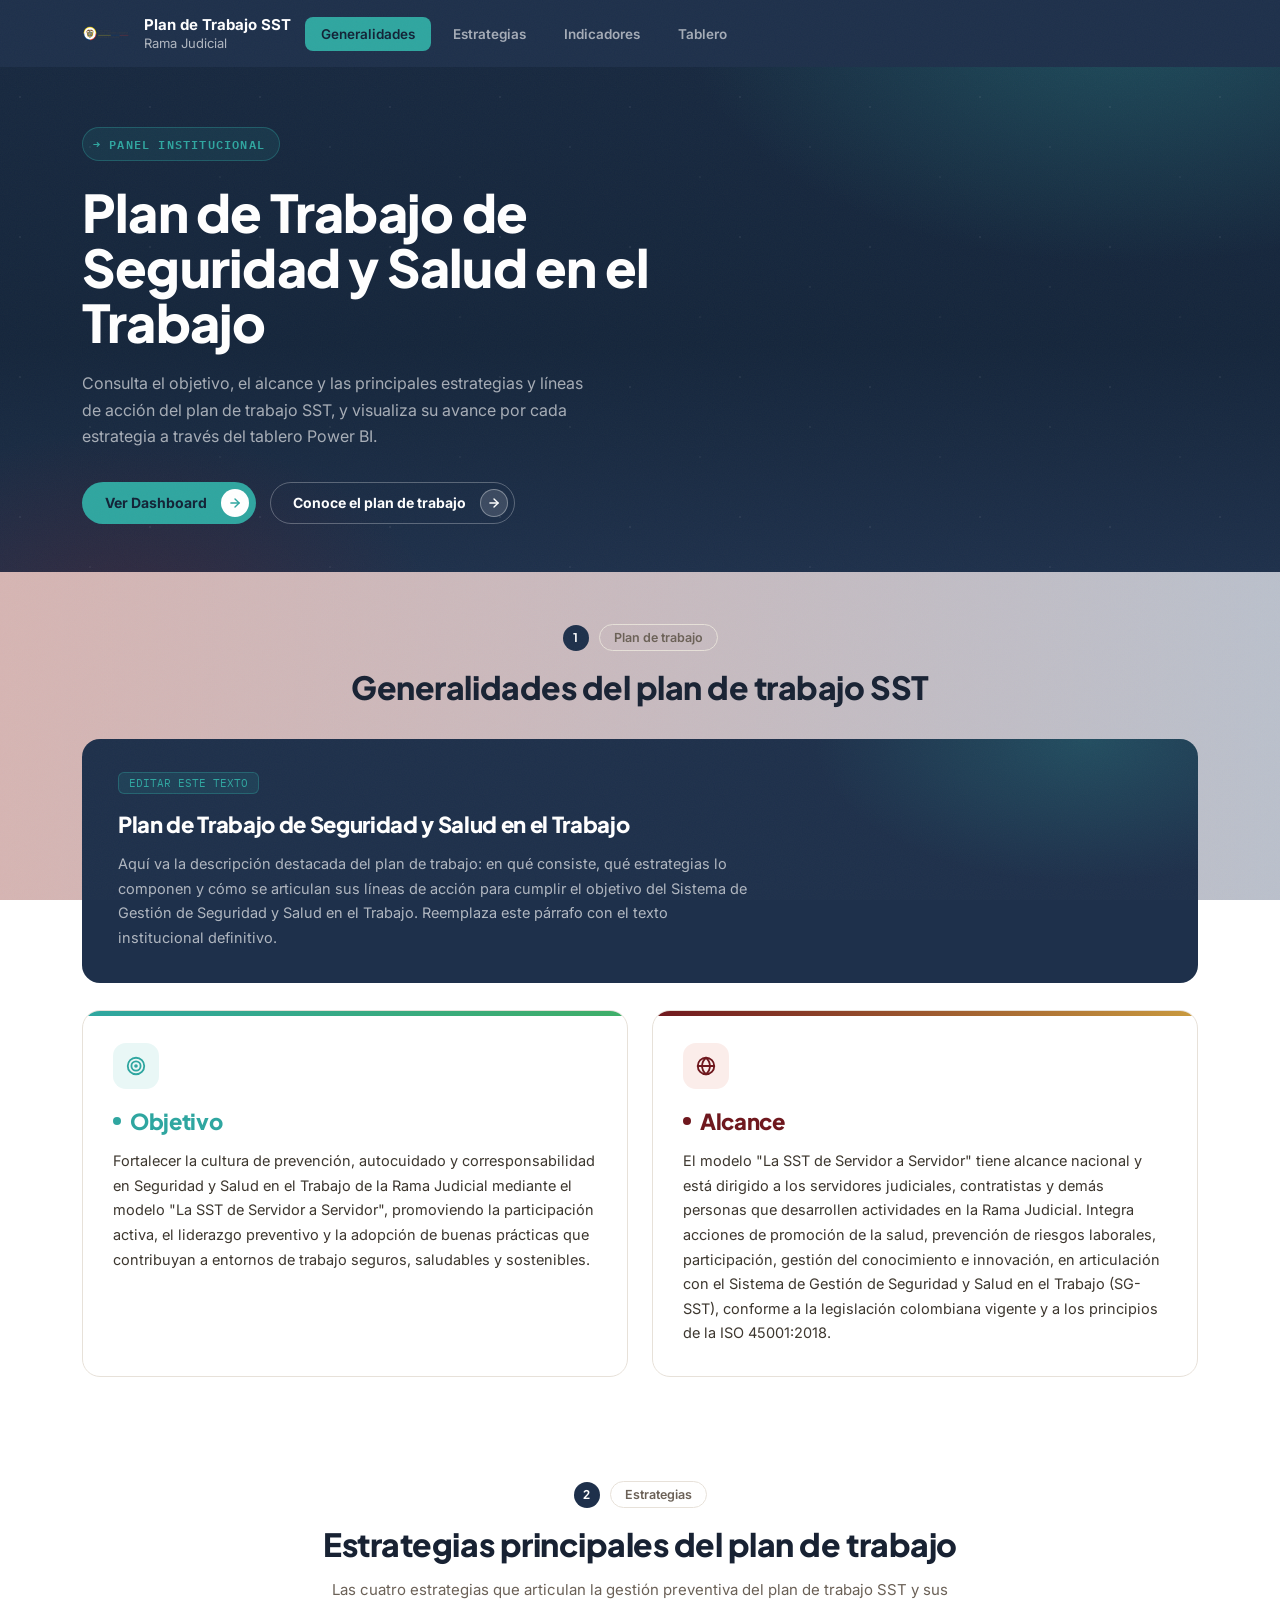
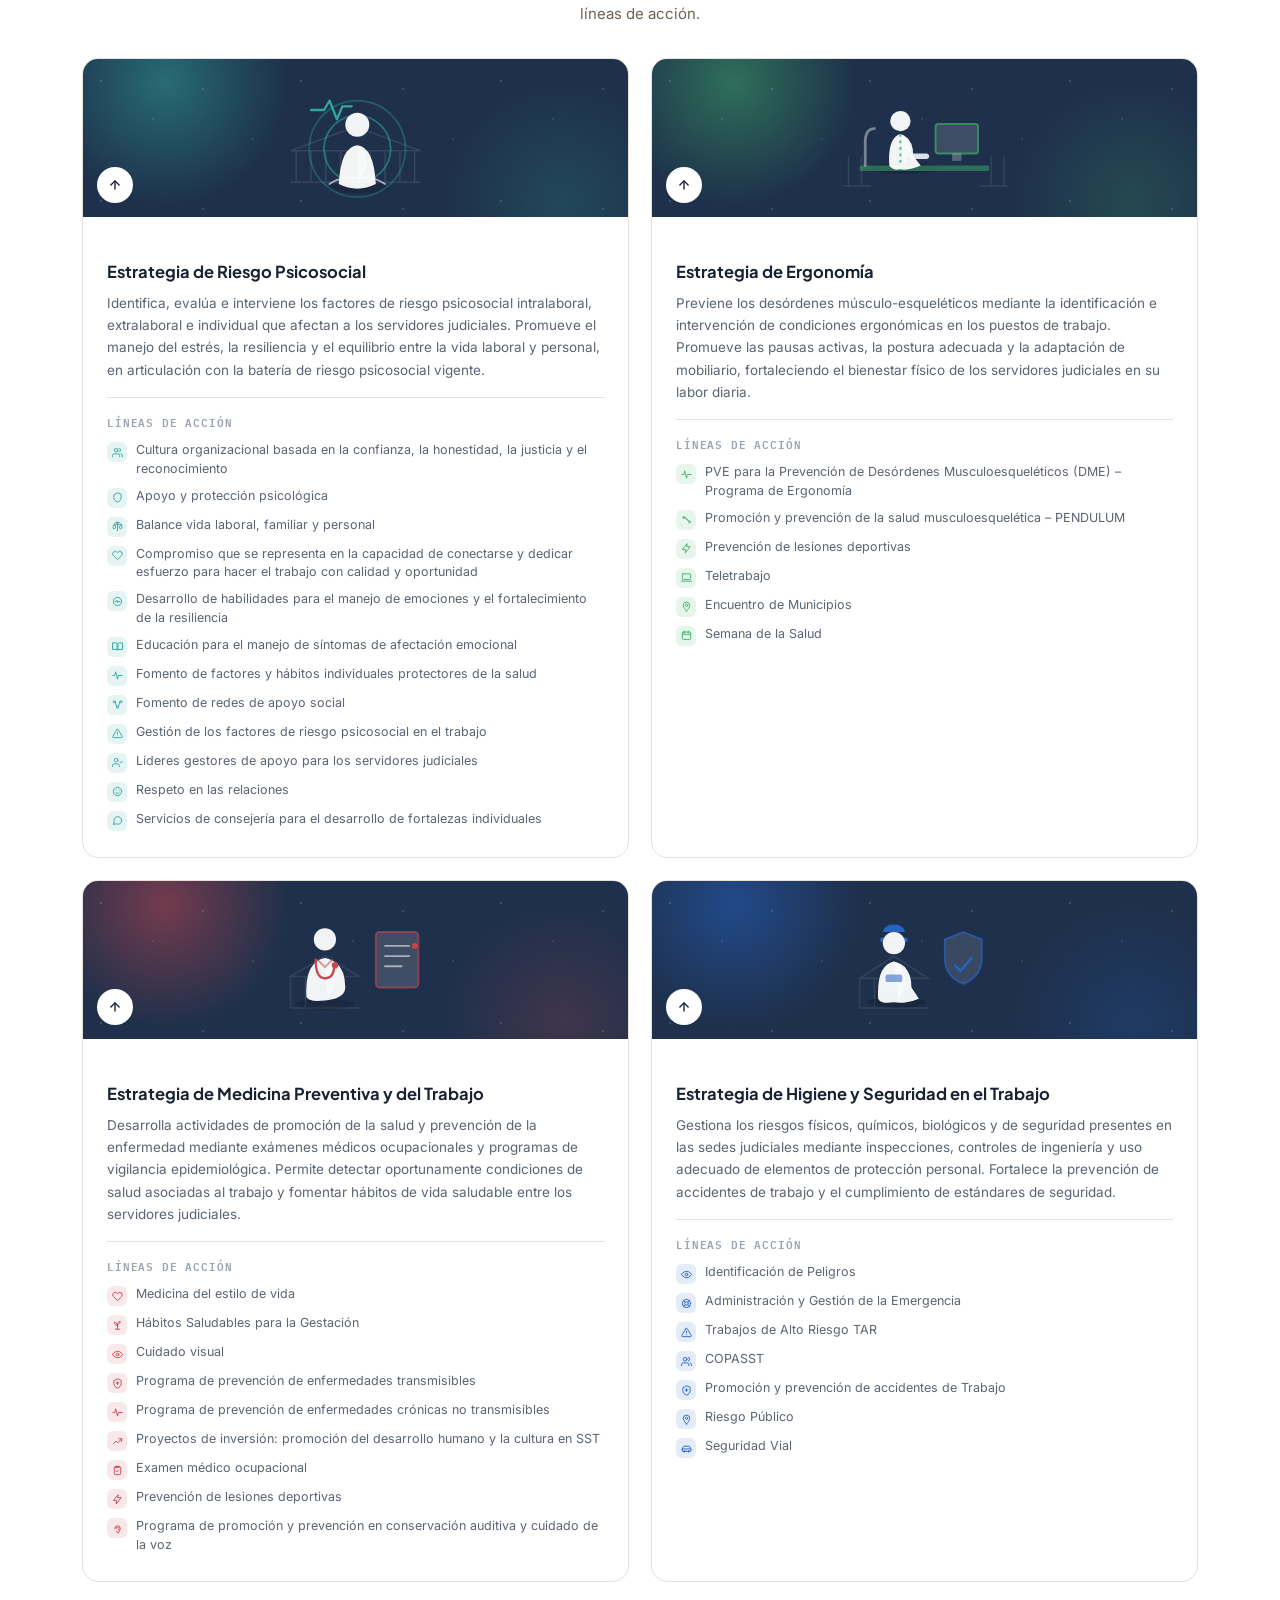
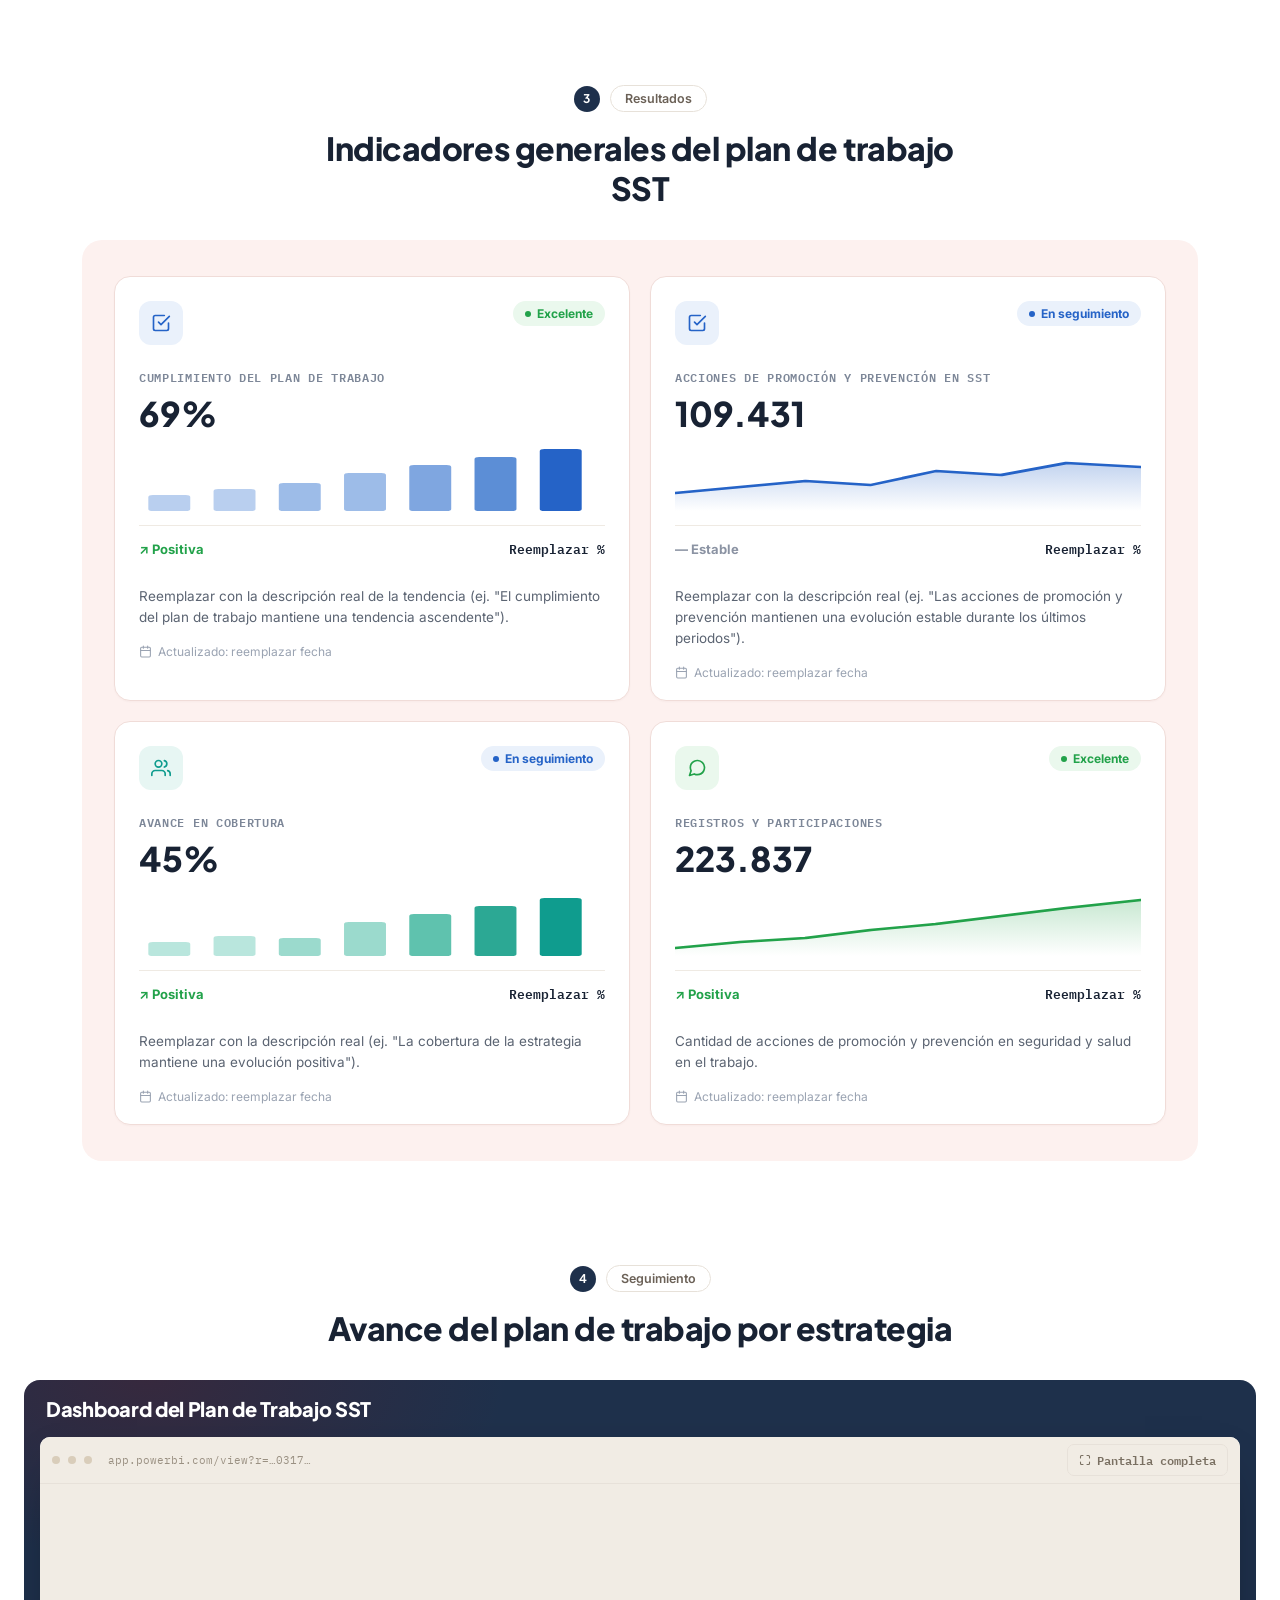
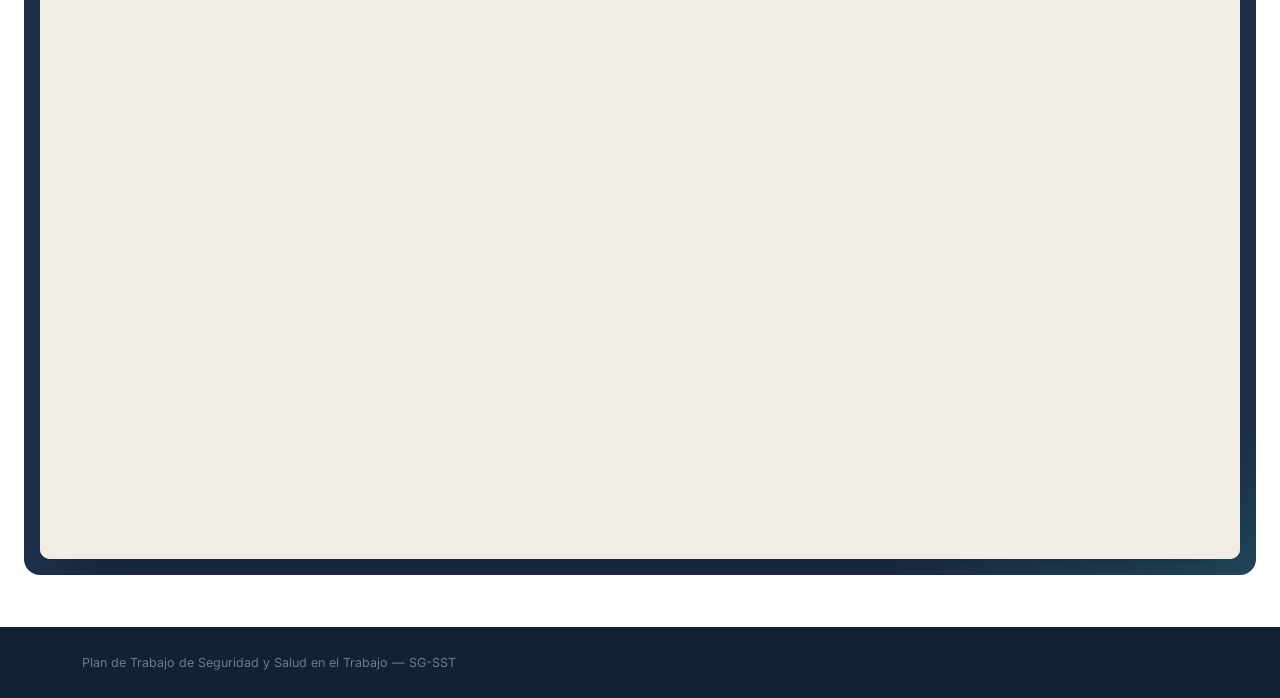
<file: index.html.html>
<!DOCTYPE html>
<html lang="es">
<head>
<meta charset="UTF-8">
<meta name="viewport" content="width=device-width, initial-scale=1.0">
<title>Plan de Trabajo SST · Higiene y Seguridad en el Trabajo</title>
<link rel="preconnect" href="https://fonts.googleapis.com">
<link rel="preconnect" href="https://fonts.gstatic.com" crossorigin>
<link href="https://fonts.googleapis.com/css2?family=Plus+Jakarta+Sans:wght@500;600;700;800&family=Inter:wght@400;500;600;700&family=IBM+Plex+Mono:wght@500;600&display=swap" rel="stylesheet">
<style>
  :root{
    --navy-900:#152futura; /* fallback overwritten below */
    --navy-900:#122236;
    --navy-800:#1E304B;
    --navy-700:#28405F;
    --wine:#6F181E;
    --wine-dark:#500F13;
    --teal:#2FA6A0;
    --green:#3FAE68;
    --gold:#C99A3F;
    --bg-light:#F7F4F1;
    --bg-pink:#FDF1EF;
    --line:#E7E1D9;
    --ink:#182233;
    --white:#FFFFFF;
  }
  *{box-sizing:border-box;}
  html{scroll-behavior:smooth;}
  body{
    margin:0;
    background:
      linear-gradient(rgba(247,244,241,.72), rgba(247,244,241,.72)),
      linear-gradient(90deg, #821212 0%, #1e3a6b 100%);
    background-attachment:fixed;
    color:var(--ink);
    font-family:'Inter',sans-serif;
    -webkit-font-smoothing:antialiased;
  }
  body::after{
    content:"";
    position:fixed;
    inset:0;
    z-index:9999;
    pointer-events:none;
    opacity:.035;
    background-image:url("data:image/svg+xml;utf8,<svg xmlns='http://www.w3.org/2000/svg' width='120' height='120'><filter id='n'><feTurbulence type='fractalNoise' baseFrequency='0.85' numOctaves='2' stitchTiles='stitch'/></filter><rect width='100%25' height='100%25' filter='url(%23n)'/></svg>");
    background-size:120px 120px;
    animation:grainShift 1s steps(6) infinite;
  }
  @keyframes grainShift{
    0%{transform:translate(0,0);}
    20%{transform:translate(-2%,-4%);}
    40%{transform:translate(-4%,3%);}
    60%{transform:translate(3%,-2%);}
    80%{transform:translate(4%,4%);}
    100%{transform:translate(0,0);}
  }
  h1,h2,h3{
    font-family:'Plus Jakarta Sans',sans-serif;
    font-weight:800;
    margin:0;
    letter-spacing:-0.015em;
    color:var(--ink);
  }
  .mono{font-family:'IBM Plex Mono',monospace;}
  a{color:inherit;text-decoration:none;}

  /* ===== Nav ===== */
  .scroll-progress{
    position:fixed;
    top:0; left:0;
    height:3px;
    width:0%;
    background:linear-gradient(90deg, var(--teal), var(--wine));
    z-index:500;
    transition:width .12s linear;
  }

  header{
    position:sticky;
    top:0;
    z-index:50;
    background:var(--navy-800);
    transition:background .35s ease, box-shadow .35s ease;
  }
  header.is-scrolled{
    background:rgba(18,34,54,.86);
    backdrop-filter:blur(12px);
    -webkit-backdrop-filter:blur(12px);
    box-shadow:0 6px 24px rgba(0,0,0,.18);
  }
  .header-inner{
    max-width:1180px;
    margin:0 auto;
    padding:16px 32px;
    display:flex;
    align-items:center;
    justify-content:space-between;
    gap:24px;
    transition:padding .35s ease;
  }
  header.is-scrolled .header-inner{padding:10px 32px;}
  .brand{display:flex;align-items:center;gap:14px;}
  .brand-logo{
    width:48px;
    height:auto;
    object-fit:contain;
    flex-shrink:0;
}
  .brand-text{font-size:13px;line-height:1.25;color:rgba(255,255,255,.55);}
 .brand-text strong{
    display:block;
    font-size:15px;
    color:white;
    font-weight:700;
}

.brand-text span{
    display:block;
    font-size:13px;
    color:rgba(255,255,255,.65);
}
  nav.tabs{display:flex;gap:6px;position:relative;}
  .nav-indicator{
    position:absolute;
    top:0; height:100%;
    left:0; width:0;
    background:var(--teal);
    border-radius:8px;
    z-index:0;
    transition:left .4s cubic-bezier(.34,1.2,.64,1), width .4s cubic-bezier(.34,1.2,.64,1), opacity .2s ease;
    opacity:0;
  }
  nav.tabs a{
    position:relative;
    z-index:1;
    font-size:13.5px;
    font-weight:600;
    color:rgba(255,255,255,.6);
    padding:9px 16px;
    border-radius:8px;
    transition:color .2s ease, background .2s ease;
    white-space:nowrap;
  }
  nav.tabs a:hover{color:#fff;background:rgba(255,255,255,.06);}
  nav.tabs a.active{color:var(--navy-900);}
  @media (max-width:760px){ nav.tabs{display:none;} }

  .menu-toggle{
    display:none;
    width:38px;height:38px;
    border-radius:50%;
    background:rgba(255,255,255,.12);
    border:1px solid rgba(255,255,255,.25);
    color:#fff;
    align-items:center;justify-content:center;
    cursor:pointer;
    flex-shrink:0;
  }
  @media (max-width:760px){ .menu-toggle{display:flex;} }

  .mobile-menu-overlay{
    position:fixed; inset:0; z-index:300;
    visibility:hidden;
    opacity:0;
    transition:opacity .3s ease, visibility 0s linear .3s;
  }
  .mobile-menu-overlay.open{
    visibility:visible;
    opacity:1;
    transition:opacity .3s ease;
  }
  .mobile-menu-backdrop{
    position:absolute; inset:0;
    background:rgba(10,18,30,.6);
  }
  .mobile-menu-sheet{
    position:absolute;
    left:12px; right:12px; bottom:12px;
    background:var(--white);
    border-radius:20px;
    padding:22px 22px 26px;
    box-shadow:0 -10px 40px rgba(0,0,0,.28);
    transform:translateY(120%);
    transition:transform .5s cubic-bezier(.32,.72,0,1);
  }
  .mobile-menu-overlay.open .mobile-menu-sheet{transform:translateY(0);}
  .mobile-menu-header{
    display:flex;justify-content:space-between;align-items:center;
    margin-bottom:18px;
  }
  .mobile-menu-header span{
    font-family:'Plus Jakarta Sans',sans-serif;
    font-weight:700;font-size:14.5px;color:var(--ink);
  }
  .mobile-menu-header button{
    width:32px;height:32px;border-radius:50%;
    background:var(--bg-light);border:1px solid var(--line);
    color:var(--ink);display:flex;align-items:center;justify-content:center;
    cursor:pointer;
  }
  .mobile-menu-links{display:flex;flex-direction:column;margin-bottom:22px;}
  .mobile-menu-links a{
    font-family:'Plus Jakarta Sans',sans-serif;
    font-weight:600;font-size:21px;
    color:var(--ink);
    padding:12px 2px;
    border-bottom:1px solid var(--line);
  }
  .mobile-menu-links a:last-child{border-bottom:none;}
  .mobile-menu-cta{width:100%;justify-content:space-between;padding:8px 8px 8px 24px;}

  /* ===== Hero ===== */
  .hero{
    position:relative;
    background:var(--navy-800);
    overflow:hidden;
  }
  .hero-video{
    position:absolute;
    inset:0;
    width:100%;
    height:100%;
    object-fit:cover;
    opacity:.22;
    mix-blend-mode:screen;
    pointer-events:none;
  }
  .hero-overlay{
    position:absolute; inset:0;
    background:
      radial-gradient(680px 380px at 88% -10%, rgba(47,166,160,.30), transparent 65%),
      radial-gradient(520px 320px at 10% 110%, rgba(111,24,30,.28), transparent 60%),
      linear-gradient(180deg, rgba(18,34,54,.55) 0%, rgba(18,34,54,.75) 55%, var(--navy-800) 100%);
  }
  .hero::after{
    content:"";
    position:absolute; inset:0;
    background-image:
      radial-gradient(1px 1px at 20px 30px, rgba(255,255,255,.10) 1px, transparent 0),
      radial-gradient(1px 1px at 90px 80px, rgba(255,255,255,.08) 1px, transparent 0),
      radial-gradient(1px 1px at 150px 40px, rgba(255,255,255,.10) 1px, transparent 0),
      radial-gradient(1px 1px at 220px 110px, rgba(255,255,255,.07) 1px, transparent 0);
    background-size:240px 140px;
    opacity:.6;
    pointer-events:none;
  }
  .hero-inner{
    position:relative;
    max-width:1180px;
    margin:0 auto;
    padding:60px 32px 48px;
  }
  .eyebrow{
    display:inline-flex;
    align-items:center;
    gap:8px;
    font-family:'IBM Plex Mono',monospace;
    font-size:12px;
    letter-spacing:.1em;
    text-transform:uppercase;
    color:var(--teal);
    background:rgba(47,166,160,.12);
    border:1px solid rgba(47,166,160,.35);
    padding:6px 14px 6px 10px;
    border-radius:999px;
    margin-bottom:24px;
    font-weight:600;
    animation:eyebrowGlow 3.4s ease-in-out infinite;
  }
  @keyframes eyebrowGlow{
    0%,100%{box-shadow:0 0 0 0 rgba(47,166,160,.28);}
    50%{box-shadow:0 0 16px 2px rgba(47,166,160,.28);}
  }
  .eyebrow .arrow{color:var(--teal);}
  .hero h1{
    font-size:clamp(32px,4.8vw,52px);
    line-height:1.06;
    color:#fff;
    max-width:16ch;
  }
  .hero-sub{
    max-width:52ch;
    margin-top:20px;
    font-size:16px;
    line-height:1.65;
    color:rgba(255,255,255,.62);
  }
  .hero-ctas{
    display:flex;
    gap:14px;
    margin-top:32px;
    flex-wrap:wrap;
  }
  .btn{
    display:inline-flex;
    align-items:center;
    gap:14px;
    font-size:14px;
    font-weight:700;
    padding:6px 6px 6px 22px;
    border-radius:999px;
    cursor:pointer;
    border:1px solid transparent;
  }
  .btn-solid{background:var(--teal);color:var(--navy-900);}
  .btn-outline{background:transparent;color:#fff;border-color:rgba(255,255,255,.28);}
  .btn-outline:hover{border-color:rgba(255,255,255,.5);}

  .btn-roll{display:block;height:20px;overflow:hidden;}
  .btn-roll-inner{display:flex;flex-direction:column;transition:transform .5s cubic-bezier(.25,.1,.25,1);}
  .btn-roll-inner span{display:block;height:20px;line-height:20px;white-space:nowrap;}
  .btn:hover .btn-roll-inner{transform:translateY(-50%);}

  .btn-arrow-circle{
    width:28px;height:28px;flex-shrink:0;
    border-radius:50%;
    display:flex;align-items:center;justify-content:center;
    transition:transform .5s cubic-bezier(.25,.1,.25,1);
  }
  .btn:hover .btn-arrow-circle{transform:rotate(-45deg);}
  .btn-solid .btn-arrow-circle{background:#fff;color:var(--teal);}
  .btn-outline .btn-arrow-circle{background:rgba(255,255,255,.14);border:1px solid rgba(255,255,255,.35);color:#fff;}

  /* ===== Section shell ===== */
  section{
    max-width:1180px;
    margin:0 auto;
    padding:52px 32px;
    scroll-margin-top:76px;
  }
  #tablero{
    max-width:1400px;
    padding-left:24px;
    padding-right:24px;
  }
  @media (max-width:760px){
    #tablero{padding-left:14px;padding-right:14px;}
  }
  .sec-head{
    max-width:640px;
    margin:0 auto 32px;
    text-align:center;
  }
  .sec-tag{
    display:inline-block;
    font-family:'IBM Plex Mono',monospace;
    font-size:12px;
    letter-spacing:.1em;
    text-transform:uppercase;
    color:var(--wine);
    font-weight:600;
    margin-bottom:12px;
  }
  .sec-badge-row{
    display:flex;align-items:center;justify-content:center;gap:10px;
    margin-bottom:16px;
  }
  .sec-num{
    width:26px;height:26px;flex-shrink:0;
    border-radius:50%;
    background:var(--navy-800);
    color:#fff;
    font-family:'Plus Jakarta Sans',sans-serif;
    font-weight:700;font-size:12px;
    display:flex;align-items:center;justify-content:center;
  }
  .sec-pill{
    font-size:12.5px;font-weight:600;
    color:#6b6157;
    border:1px solid var(--line);
    border-radius:999px;
    padding:5px 14px;
  }
  .sec-head h2{font-size:clamp(24px,3vw,32px);}
  .sec-head p{
    margin-top:14px;
    font-size:15px;
    color:#6b6157;
    line-height:1.6;
  }

  /* ===== Generalidades ===== */
  .quote-card{
    background:var(--navy-800);
    border-radius:18px;
    padding:32px 36px;
    position:relative;
    overflow:hidden;
    margin-bottom:28px;
  }
  .quote-card::before{
    content:"";
    position:absolute; inset:0;
    background:radial-gradient(420px 220px at 90% 0%, rgba(47,166,160,.25), transparent 65%);
  }
  .quote-card .tag{
    position:relative;
    display:inline-block;
    font-family:'IBM Plex Mono',monospace;
    font-size:11px;
    color:var(--teal);
    background:rgba(47,166,160,.14);
    border:1px solid rgba(47,166,160,.35);
    padding:3px 10px;
    border-radius:6px;
    margin-bottom:16px;
  }
  .quote-card h3{
    position:relative;
    color:#fff;
    font-size:22px;
    margin-bottom:14px;
  }
  .quote-card p{
    position:relative;
    color:rgba(255,255,255,.65);
    font-size:14.5px;
    line-height:1.7;
    max-width:70ch;
    margin:0;
  }


  /* ===== Tarjetas destacadas: Objetivo / Alcance ===== */
  .feature-grid{display:grid;grid-template-columns:1fr 1fr;gap:24px;}
  @media (max-width:760px){ .feature-grid{grid-template-columns:1fr;} }

  .feature-card{
    position:relative;
    background:var(--white);
    border:1px solid var(--line);
    border-radius:18px;
    padding:32px 30px 30px;
    overflow:hidden;
    transition:transform .35s ease, box-shadow .35s ease;
  }
  .feature-card::before{
    content:"";
    position:absolute; top:0; left:0; right:0; height:5px;
  }
  .feature-card.f-objetivo::before{background:linear-gradient(90deg, var(--teal), var(--green));}
  .feature-card.f-alcance::before{background:linear-gradient(90deg, var(--wine), var(--gold));}

  .feature-card.f-objetivo:hover{transform:translateY(-7px);box-shadow:0 24px 44px -22px rgba(47,166,160,.35);}
  .feature-card.f-alcance:hover{transform:translateY(-7px);box-shadow:0 24px 44px -22px rgba(111,24,30,.30);}

  .feature-icon{
    width:46px;height:46px;border-radius:13px;
    display:flex;align-items:center;justify-content:center;
    margin-bottom:18px;
  }
  .feature-icon svg{width:22px;height:22px;}
  .f-objetivo .feature-icon{background:#E9F7F6;color:var(--teal);}
  .f-alcance .feature-icon{background:#FBEDEA;color:var(--wine);}

  .feature-title-row{display:flex;align-items:center;gap:9px;margin-bottom:14px;}
  .feature-pulse{width:8px;height:8px;border-radius:50%;flex-shrink:0;}
  .f-objetivo .feature-pulse{background:var(--teal);animation:pulseTeal 2.2s infinite;}
  .f-alcance .feature-pulse{background:var(--wine);animation:pulseWine 2.2s infinite;}
  @keyframes pulseTeal{
    0%{box-shadow:0 0 0 0 rgba(47,166,160,.5);}
    70%{box-shadow:0 0 0 9px rgba(47,166,160,0);}
    100%{box-shadow:0 0 0 0 rgba(47,166,160,0);}
  }
  @keyframes pulseWine{
    0%{box-shadow:0 0 0 0 rgba(111,24,30,.45);}
    70%{box-shadow:0 0 0 9px rgba(111,24,30,0);}
    100%{box-shadow:0 0 0 0 rgba(111,24,30,0);}
  }
  .feature-title{
    font-family:'Plus Jakarta Sans',sans-serif;
    font-weight:800;
    font-size:22px;
  }
  .f-objetivo .feature-title{color:var(--teal);}
  .f-alcance .feature-title{color:var(--wine);}
  .feature-card p{font-size:14.5px;line-height:1.7;color:#3d372f;margin:0;}

  /* ===== Motion: spotlight que sigue el cursor ===== */
  .kpi2-card::after, .strategy-card::after, .feature-card::after{
    content:"";
    position:absolute; inset:0;
    z-index:0;
    pointer-events:none;
    opacity:0;
    transition:opacity .35s ease;
    background:radial-gradient(260px circle at var(--mx,50%) var(--my,50%), rgba(24,34,51,.055), transparent 70%);
  }
  .kpi2-card:hover::after, .strategy-card:hover::after, .feature-card:hover::after{opacity:1;}
  .kpi2-card > *, .strategy-card > *, .feature-card > *{position:relative; z-index:1;}

  /* ===== Estrategias principales ===== */

  .strategy-grid{display:grid;grid-template-columns:repeat(2,1fr);gap:22px;}
  @media (max-width:760px){ .strategy-grid{grid-template-columns:1fr;} }

  .strategy-card{
    position:relative;
    background:var(--white);
    border:1px solid var(--line);
    border-radius:16px;
    overflow:hidden;
  }
  .strategy-banner{
    position:relative;
    height:158px;
    background:var(--navy-800);
    overflow:hidden;
    display:flex;
    align-items:center;
    justify-content:center;
  }
  .strategy-banner::before{
    content:"";
    position:absolute; inset:0;
    background-image:
      radial-gradient(1px 1px at 18px 22px, rgba(255,255,255,.14) 1px, transparent 0),
      radial-gradient(1px 1px at 70px 60px, rgba(255,255,255,.10) 1px, transparent 0),
      radial-gradient(1px 1px at 120px 30px, rgba(255,255,255,.13) 1px, transparent 0),
      radial-gradient(1px 1px at 170px 80px, rgba(255,255,255,.09) 1px, transparent 0);
    background-size:200px 120px;
  }
  .strategy-banner.accent-teal{background:
      radial-gradient(200px 200px at 15% 15%, rgba(47,166,160,.50), transparent 62%),
      radial-gradient(200px 200px at 88% 90%, rgba(47,166,160,.20), transparent 60%),
      var(--navy-800);}
  .strategy-banner.accent-green{background:
      radial-gradient(200px 200px at 15% 15%, rgba(63,174,104,.50), transparent 62%),
      radial-gradient(200px 200px at 88% 90%, rgba(63,174,104,.20), transparent 60%),
      var(--navy-800);}
  .strategy-banner.accent-wine{background:
      radial-gradient(200px 200px at 15% 15%, rgba(200,70,80,.50), transparent 62%),
      radial-gradient(200px 200px at 88% 90%, rgba(200,70,80,.20), transparent 60%),
      var(--navy-800);}
  .strategy-banner.accent-blue{background:
      radial-gradient(200px 200px at 15% 15%, rgba(37,99,199,.50), transparent 62%),
      radial-gradient(200px 200px at 88% 90%, rgba(37,99,199,.20), transparent 60%),
      var(--navy-800);}

  .strategy-illustration{
    position:relative;
    z-index:1;
    width:82%;
    height:82%;
  }
  .strategy-body{padding:22px 24px 26px;}
  .strategy-body h4{
    font-family:'Plus Jakarta Sans',sans-serif;
    font-weight:700;
    font-size:16.5px;
    color:var(--ink);
    margin-bottom:10px;
  }
  .strategy-body p{font-size:13.5px;line-height:1.65;color:#5b6472;margin:0;}

  .strategy-more-btn{
    position:absolute;
    left:14px; bottom:14px;
    z-index:2;
    height:36px; width:36px;
    border-radius:999px;
    background:#fff;
    border:none;
    padding:0;
    cursor:pointer;
    display:flex;
    align-items:center;
    overflow:hidden;
    transition:width .3s ease-in-out;
  }
  .strategy-card:hover .strategy-more-btn{width:148px;}
  .strategy-more-icon{
    width:36px; height:36px; flex-shrink:0;
    display:flex; align-items:center; justify-content:center;
    color:var(--ink);
  }
  .strategy-more-icon svg{transform:rotate(-45deg);transition:transform .3s ease-in-out;}
  .strategy-card:hover .strategy-more-icon svg{transform:rotate(0deg);}
  .strategy-more-text{
    font-size:12.5px; font-weight:600; color:var(--ink);
    white-space:nowrap;
    opacity:0;
    padding-right:14px;
    transition:opacity .25s ease .1s;
  }
  .strategy-card:hover .strategy-more-text{opacity:1;}

  /* ===== Líneas de acción por estrategia ===== */
  .strategy-lines{margin-top:16px;padding-top:14px;border-top:1px solid var(--line);}
  .strategy-lines-label{
    display:block;
    font-family:'IBM Plex Mono',monospace;
    font-size:10.5px;letter-spacing:.08em;text-transform:uppercase;
    color:#9aa3b2;font-weight:600;margin-bottom:10px;
  }
  .strategy-lines-list{list-style:none;margin:0;padding:0;display:flex;flex-direction:column;gap:8px;}
  .strategy-lines-list li{display:flex;align-items:flex-start;gap:9px;font-size:12.5px;line-height:1.5;color:#5b6472;}
  .line-icon{
    width:20px;height:20px;flex-shrink:0;border-radius:6px;
    display:flex;align-items:center;justify-content:center;
    margin-top:1px;
  }
  .line-icon svg{width:11px;height:11px;}
  .accent-teal-text .line-icon{background:rgba(47,166,160,.12);color:#2FA6A0;}
  .accent-green-text .line-icon{background:rgba(63,174,104,.12);color:#3FAE68;}
  .accent-wine-text .line-icon{background:rgba(200,70,80,.12);color:#C84650;}
  .accent-blue-text .line-icon{background:rgba(37,99,199,.12);color:#2563C7;}

  /* ===== Power BI section ===== */
  .bi-section-wrap{background:var(--navy-800);border-radius:16px;padding:16px;position:relative;overflow:hidden;}
  .bi-section-wrap::before{
    content:"";
    position:absolute;inset:0;
    background:radial-gradient(600px 300px at 10% 0%, rgba(111,24,30,.30), transparent 60%),
               radial-gradient(500px 260px at 95% 100%, rgba(47,166,160,.22), transparent 60%);
  }
  @media (max-width:600px){
    .bi-section-wrap{padding:8px;border-radius:12px;}
  }
  .bi-head{position:relative;display:flex;justify-content:space-between;align-items:flex-end;gap:20px;margin-bottom:16px;flex-wrap:wrap;padding:0 6px;}
  .bi-head h3{color:#fff;font-size:20px;}
  .bi-head p{color:rgba(255,255,255,.55);font-size:13.5px;margin-top:8px;max-width:46ch;}
  .bi-frame-wrap{
    position:relative;
    background:var(--white);
    border-radius:10px;
    overflow:hidden;
    box-shadow:0 20px 50px -20px rgba(0,0,0,.45);
  }
  .bi-toolbar{display:flex;align-items:center;gap:8px;padding:7px 12px;background:#F1ECE4;border-bottom:1px solid var(--line);}
  .bi-toolbar .dot{width:8px;height:8px;border-radius:50%;background:#D9CDBA;}
  .bi-toolbar .url{margin-left:8px;font-family:'IBM Plex Mono',monospace;font-size:11px;color:#9a9082;}
  .bi-toolbar .spacer{flex:1;}
  .bi-fullscreen-btn{
    display:flex;align-items:center;gap:6px;
    font-family:'IBM Plex Mono',monospace;
    font-size:11.5px;font-weight:600;
    color:#7a7062;
    background:transparent;
    border:1px solid var(--line);
    padding:5px 11px;
    border-radius:7px;
    cursor:pointer;
  }
  .bi-fullscreen-btn:hover{color:var(--wine);border-color:var(--wine);}
  .bi-embed{
    position:relative;
    width:100%;
    aspect-ratio:16/9;
    background:#F1ECE4;
  }
  .bi-embed iframe{position:absolute;inset:0;width:100%;height:100%;border:0;}

  .bi-shimmer{
    position:absolute; inset:0;
    z-index:2;
    padding:24px;
    background:#F7F3EC;
    opacity:1;
    transition:opacity .4s ease;
  }
  .bi-shimmer.is-hidden{opacity:0;pointer-events:none;}
  .bi-shimmer-row, .bi-shimmer-block{
    background:linear-gradient(100deg, #EDE7DC 30%, #F9F6EF 50%, #EDE7DC 70%);
    background-size:200% 100%;
    animation:shimmerSweep 1.6s ease-in-out infinite;
    border-radius:6px;
  }
  .bi-shimmer-row{height:14px;margin-bottom:12px;}
  .bi-shimmer-blocks{display:flex;gap:14px;margin-top:22px;height:70%;}
  .bi-shimmer-block{flex:1;border-radius:10px;}
  @keyframes shimmerSweep{
    0%{background-position:200% 0;}
    100%{background-position:-200% 0;}
  }
  @media (max-width:760px){
    .bi-embed{aspect-ratio:16/10;}
  }
  @media (max-width:420px){
    .bi-embed{aspect-ratio:4/3;}
  }

  /* ===== Indicadores ===== */
  .indicadores-wrap{background:var(--bg-pink);border-radius:20px;padding:36px 32px;}

  .kpi-card{background:var(--white);border:1px solid #F0DCD8;border-radius:14px;padding:22px 22px 20px;}
  .kpi-card .label{font-family:'IBM Plex Mono',monospace;font-size:11px;letter-spacing:.06em;text-transform:uppercase;color:#9a8b85;margin-bottom:12px;}
  .kpi-card .value{font-family:'Plus Jakarta Sans',sans-serif;font-size:38px;font-weight:800;color:var(--wine);line-height:1;}
  .kpi-card .value span{font-size:16px;color:#b09b96;font-family:'Inter',sans-serif;font-weight:600;}
  .kpi-card .delta{margin-top:10px;font-size:12.5px;color:var(--green);font-weight:700;display:flex;align-items:center;gap:5px;}
  .kpi-card .delta.down{color:var(--wine);}

  /* ===== KPI cards v2 (icono + estado + minigráfico) ===== */
  .kpi2-grid{display:grid;grid-template-columns:repeat(2,1fr);gap:20px;margin-bottom:0;}
  @media (max-width:760px){ .kpi2-grid{grid-template-columns:1fr;} }
  .kpi2-card{
    position:relative;
    overflow:hidden;
    background:var(--white);
    border:1px solid #F0DCD8;
    border-radius:16px;
    padding:24px 24px 20px;
    box-shadow:0 1px 2px rgba(111,24,30,.03);
  }
  .kpi2-top{display:flex;justify-content:space-between;align-items:flex-start;margin-bottom:22px;}
  .kpi2-icon{
    width:44px;height:44px;border-radius:12px;
    display:flex;align-items:center;justify-content:center;
    flex-shrink:0;
  }
  .kpi2-icon.tint-blue{background:#EAF1FB;color:#2563C7;}
  .kpi2-icon.tint-teal{background:#E7F6F3;color:#0F9C8E;}
  .kpi2-icon.tint-green{background:#EAF8ED;color:#22A24A;}
  .kpi2-status{
    display:inline-flex;align-items:center;gap:6px;
    font-size:12px;font-weight:700;
    padding:5px 12px;border-radius:999px;
    white-space:nowrap;
  }
  .kpi2-status::before{content:"";width:6px;height:6px;border-radius:50%;background:currentColor;}
  .kpi2-status.status-green{background:#EAF8ED;color:#22A24A;}
  .kpi2-status.status-blue{background:#EAF1FB;color:#2563C7;}
  .kpi2-label{
    font-family:'IBM Plex Mono',monospace;
    font-size:11.5px;letter-spacing:.06em;text-transform:uppercase;
    color:#7D8798;font-weight:600;margin-bottom:10px;
  }
  .kpi2-value{
    font-family:'Plus Jakarta Sans',sans-serif;
    font-size:34px;font-weight:800;color:var(--ink);
    line-height:1;margin-bottom:16px;
    display:inline-block;
  }
  .kpi2-value.pop{animation:kpiPop .5s cubic-bezier(.34,1.56,.64,1);}
  @keyframes kpiPop{
    0%{transform:scale(1);}
    45%{transform:scale(1.07);}
    100%{transform:scale(1);}
  }
  .kpi2-chart{display:block;width:100%;height:64px;margin-bottom:14px;}

  /* ===== Motion: los mini-gráficos se "dibujan" al aparecer ===== */
  .kpi2-chart rect{
    transform-box:fill-box;
    transform-origin:bottom;
    transform:scaleY(0);
    transition:transform .6s cubic-bezier(.16,.8,.24,1);
  }
  .kpi2-chart path[stroke]{
    stroke-dasharray:420;
    stroke-dashoffset:420;
    transition:stroke-dashoffset 1.1s cubic-bezier(.16,.8,.24,1);
  }
  .kpi2-chart path[fill^="url"]{
    opacity:0;
    transition:opacity .8s ease .35s;
  }
  .kpi2-card.is-visible .kpi2-chart rect{transform:scaleY(1);}
  .kpi2-card.is-visible .kpi2-chart rect:nth-child(1){transition-delay:.05s;}
  .kpi2-card.is-visible .kpi2-chart rect:nth-child(2){transition-delay:.12s;}
  .kpi2-card.is-visible .kpi2-chart rect:nth-child(3){transition-delay:.19s;}
  .kpi2-card.is-visible .kpi2-chart rect:nth-child(4){transition-delay:.26s;}
  .kpi2-card.is-visible .kpi2-chart rect:nth-child(5){transition-delay:.33s;}
  .kpi2-card.is-visible .kpi2-chart rect:nth-child(6){transition-delay:.40s;}
  .kpi2-card.is-visible .kpi2-chart rect:nth-child(7){transition-delay:.47s;}
  .kpi2-card.is-visible .kpi2-chart path[stroke]{stroke-dashoffset:0;}
  .kpi2-card.is-visible .kpi2-chart path[fill^="url"]{opacity:1;}
  .kpi2-trend{
    display:flex;justify-content:space-between;align-items:center;
    font-size:13px;padding:12px 0;border-top:1px solid #EFEAE3;margin-bottom:14px;
  }
  .kpi2-trend-left{display:flex;align-items:center;gap:6px;font-weight:700;}
  .kpi2-trend.positive .kpi2-trend-left{color:#22A24A;}
  .kpi2-trend.stable .kpi2-trend-left{color:#8B93A3;}
  .kpi2-trend-value{font-family:'IBM Plex Mono',monospace;font-weight:600;color:var(--ink);}
  .kpi2-desc{font-size:13.5px;color:#5B6472;line-height:1.55;margin-bottom:16px;}
  .kpi2-footer{display:flex;align-items:center;gap:6px;font-size:12px;color:#9AA3B2;}


  .indicators-footnote{margin-top:22px;font-size:12.5px;color:#a99a92;font-family:'IBM Plex Mono',monospace;}

  footer{
    background:var(--navy-900);
    color:rgba(255,255,255,.4);
  }
  .footer-inner{
    max-width:1180px;margin:0 auto;padding:28px 32px;
    font-size:12.5px;display:flex;justify-content:space-between;flex-wrap:wrap;gap:10px;
  }
  /* ===== Motion: aparición al hacer scroll ===== */
  .reveal{
    opacity:0;
    transform:translateY(26px);
    transition:opacity .7s cubic-bezier(.16,.8,.24,1), transform .7s cubic-bezier(.16,.8,.24,1);
    will-change:opacity, transform;
  }
  .reveal.is-visible{opacity:1;transform:translateY(0);}

  .stagger > *:nth-child(1){transition-delay:.03s;}
  .stagger > *:nth-child(2){transition-delay:.11s;}
  .stagger > *:nth-child(3){transition-delay:.19s;}
  .stagger > *:nth-child(4){transition-delay:.27s;}
  .stagger > *:nth-child(5){transition-delay:.35s;}
  .stagger > *:nth-child(6){transition-delay:.43s;}

  /* ===== Motion: entrada del hero al cargar ===== */
  .hero-inner > *{
    opacity:0;
    transform:translateY(22px);
    animation:heroIn .8s cubic-bezier(.16,.8,.24,1) forwards;
  }
  .hero-inner > *:nth-child(1){animation-delay:.05s;}
  .hero-inner > *:nth-child(2){animation-delay:.16s;}
  .hero-inner > *:nth-child(3){animation-delay:.27s;}
  .hero-inner > *:nth-child(4){animation-delay:.38s;}
  @keyframes heroIn{
    from{opacity:0;transform:translateY(22px);}
    to{opacity:1;transform:translateY(0);}
  }

  /* ===== Motion: microinteracciones (hover) ===== */
  .kpi2-card, .strategy-card, .feature-card, .quote-card, .bi-fullscreen-btn{
    transition:transform .3s ease, box-shadow .3s ease, border-color .3s ease;
  }
  .kpi2-card:hover{transform:translateY(-5px);box-shadow:0 16px 30px -18px rgba(111,24,30,.28);}
  .strategy-card:hover{transform:translateY(-5px);box-shadow:0 18px 34px -18px rgba(18,34,54,.28);}
  .btn{transition:transform .25s ease, box-shadow .25s ease, border-color .25s ease;}
  .btn-solid:hover{transform:translateY(-2px);box-shadow:0 10px 22px -10px rgba(47,166,160,.55);}
  .btn-outline:hover{transform:translateY(-2px);}

  @media (prefers-reduced-motion: reduce){
    .reveal, .hero-inner > *{
      animation:none !important;
      transition:none !important;
      opacity:1 !important;
      transform:none !important;
    }
    .kpi2-card:hover, .strategy-card:hover, .feature-card:hover, .btn-solid:hover, .btn-outline:hover{
      transform:none !important;
    }
    .feature-pulse{animation:none !important;}
    body::after{animation:none !important;display:none !important;}
    .btn-roll-inner, .btn-arrow-circle, .mobile-menu-sheet{transition:none !important;}
    .kpi2-chart rect{transform:scaleY(1) !important;transition:none !important;}
    .kpi2-chart path[stroke]{stroke-dashoffset:0 !important;transition:none !important;}
    .kpi2-chart path[fill^="url"]{opacity:1 !important;transition:none !important;}
    .bi-shimmer-row, .bi-shimmer-block{animation:none !important;}
    .nav-indicator{transition:none !important;}
    .kpi2-card::after, .strategy-card::after, .feature-card::after{display:none !important;}
    .eyebrow{animation:none !important;}
    .kpi2-value.pop{animation:none !important;}
  }
</style>
</head>
<body>

<div class="scroll-progress" id="scrollProgress"></div>

<svg style="position:absolute;width:0;height:0;overflow:hidden" aria-hidden="true">
<defs>
<symbol id="ic-users" viewBox="0 0 24 24" fill="none" stroke="currentColor" stroke-width="2" stroke-linecap="round" stroke-linejoin="round"><path d="M17 21v-2a4 4 0 0 0-4-4H5a4 4 0 0 0-4 4v2"></path><circle cx="9" cy="7" r="4"></circle><path d="M23 21v-2a4 4 0 0 0-3-3.87"></path><path d="M16 3.13a4 4 0 0 1 0 7.75"></path></symbol>
<symbol id="ic-shield" viewBox="0 0 24 24" fill="none" stroke="currentColor" stroke-width="2" stroke-linecap="round" stroke-linejoin="round"><path d="M12 2 4 6v6c0 5 3.5 8.5 8 10 4.5-1.5 8-5 8-10V6z"></path></symbol>
<symbol id="ic-scale" viewBox="0 0 24 24" fill="none" stroke="currentColor" stroke-width="2" stroke-linecap="round" stroke-linejoin="round"><path d="M12 3v18M5 7l-3 7a3 3 0 0 0 6 0zM19 7l-3 7a3 3 0 0 0 6 0zM5 7h14M8 3h8"></path></symbol>
<symbol id="ic-heart" viewBox="0 0 24 24" fill="none" stroke="currentColor" stroke-width="2" stroke-linecap="round" stroke-linejoin="round"><path d="M20.8 4.6a5.5 5.5 0 0 0-7.8 0L12 5.6l-1-1a5.5 5.5 0 0 0-7.8 7.8l1 1L12 21l7.8-7.6 1-1a5.5 5.5 0 0 0 0-7.8z"></path></symbol>
<symbol id="ic-brain" viewBox="0 0 24 24" fill="none" stroke="currentColor" stroke-width="2" stroke-linecap="round" stroke-linejoin="round"><circle cx="12" cy="12" r="9"></circle><path d="M7 12h2l1.5-3 2 6 1.5-3H17"></path></symbol>
<symbol id="ic-book" viewBox="0 0 24 24" fill="none" stroke="currentColor" stroke-width="2" stroke-linecap="round" stroke-linejoin="round"><path d="M2 4h7a2 2 0 0 1 2 2v14a1.5 1.5 0 0 0-1.5-1.5H2zM22 4h-7a2 2 0 0 0-2 2v14a1.5 1.5 0 0 1 1.5-1.5H22z"></path></symbol>
<symbol id="ic-activity" viewBox="0 0 24 24" fill="none" stroke="currentColor" stroke-width="2" stroke-linecap="round" stroke-linejoin="round"><path d="M2 12h4l2-8 4 16 2-8h8"></path></symbol>
<symbol id="ic-network" viewBox="0 0 24 24" fill="none" stroke="currentColor" stroke-width="2" stroke-linecap="round" stroke-linejoin="round"><circle cx="5" cy="6" r="2.3"></circle><circle cx="19" cy="6" r="2.3"></circle><circle cx="12" cy="18" r="2.3"></circle><path d="M7 7.2 10 16M17 7.2 14 16"></path></symbol>
<symbol id="ic-alert" viewBox="0 0 24 24" fill="none" stroke="currentColor" stroke-width="2" stroke-linecap="round" stroke-linejoin="round"><path d="M10.3 3.9 1.9 18a2 2 0 0 0 1.7 3h16.8a2 2 0 0 0 1.7-3L13.7 3.9a2 2 0 0 0-3.4 0z"></path><path d="M12 9v4M12 17h.01"></path></symbol>
<symbol id="ic-usercheck" viewBox="0 0 24 24" fill="none" stroke="currentColor" stroke-width="2" stroke-linecap="round" stroke-linejoin="round"><path d="M16 21v-2a4 4 0 0 0-4-4H5a4 4 0 0 0-4 4v2"></path><circle cx="9" cy="7" r="4"></circle><path d="m17 11 2 2 4-4"></path></symbol>
<symbol id="ic-smile" viewBox="0 0 24 24" fill="none" stroke="currentColor" stroke-width="2" stroke-linecap="round" stroke-linejoin="round"><circle cx="12" cy="12" r="9"></circle><path d="M8 14s1.5 2 4 2 4-2 4-2M9 9h.01M15 9h.01"></path></symbol>
<symbol id="ic-message" viewBox="0 0 24 24" fill="none" stroke="currentColor" stroke-width="2" stroke-linecap="round" stroke-linejoin="round"><path d="M21 11.5a8.4 8.4 0 0 1-8.4 8.4 8.5 8.5 0 0 1-3.7-.85L3 21l1.9-5.7a8.4 8.4 0 1 1 16.1-3.8z"></path></symbol>
<symbol id="ic-bone" viewBox="0 0 24 24" fill="none" stroke="currentColor" stroke-width="2" stroke-linecap="round" stroke-linejoin="round"><path d="M5 9a2 2 0 1 1 3-2.6L17.6 16a2 2 0 1 1 2.6 3 2 2 0 0 1-3-2.6L7.4 6.6A2 2 0 0 1 5 9z"></path></symbol>
<symbol id="ic-zap" viewBox="0 0 24 24" fill="none" stroke="currentColor" stroke-width="2" stroke-linecap="round" stroke-linejoin="round"><path d="M13 2 3 14h7l-1 8 11-14h-7z"></path></symbol>
<symbol id="ic-laptop" viewBox="0 0 24 24" fill="none" stroke="currentColor" stroke-width="2" stroke-linecap="round" stroke-linejoin="round"><rect x="3" y="4" width="18" height="12" rx="1.5"></rect><path d="M1 20h22"></path></symbol>
<symbol id="ic-pin" viewBox="0 0 24 24" fill="none" stroke="currentColor" stroke-width="2" stroke-linecap="round" stroke-linejoin="round"><path d="M12 22s7-7.4 7-12.5A7 7 0 0 0 5 9.5C5 14.6 12 22 12 22z"></path><circle cx="12" cy="9.5" r="2.5"></circle></symbol>
<symbol id="ic-calendar" viewBox="0 0 24 24" fill="none" stroke="currentColor" stroke-width="2" stroke-linecap="round" stroke-linejoin="round"><rect x="3" y="4.5" width="18" height="16" rx="2"></rect><path d="M16 2.5v4M8 2.5v4M3 9.5h18"></path></symbol>
<symbol id="ic-sprout" viewBox="0 0 24 24" fill="none" stroke="currentColor" stroke-width="2" stroke-linecap="round" stroke-linejoin="round"><path d="M7 20h10M12 20v-8"></path><path d="M12 12C7 12 5 9 5 5c4 0 7 2 7 7zM12 10c4-1 6-3.5 6-7-4 .3-6 2.5-6 7z"></path></symbol>
<symbol id="ic-eye" viewBox="0 0 24 24" fill="none" stroke="currentColor" stroke-width="2" stroke-linecap="round" stroke-linejoin="round"><path d="M1 12s4-7 11-7 11 7 11 7-4 7-11 7-11-7-11-7z"></path><circle cx="12" cy="12" r="3"></circle></symbol>
<symbol id="ic-shieldplus" viewBox="0 0 24 24" fill="none" stroke="currentColor" stroke-width="2" stroke-linecap="round" stroke-linejoin="round"><path d="M12 2 4 6v6c0 5 3.5 8.5 8 10 4.5-1.5 8-5 8-10V6z"></path><path d="M12 8v6M9 11h6"></path></symbol>
<symbol id="ic-trending" viewBox="0 0 24 24" fill="none" stroke="currentColor" stroke-width="2" stroke-linecap="round" stroke-linejoin="round"><polyline points="3 17 9 11 13 15 21 6"></polyline><polyline points="15 6 21 6 21 12"></polyline></symbol>
<symbol id="ic-clipboard" viewBox="0 0 24 24" fill="none" stroke="currentColor" stroke-width="2" stroke-linecap="round" stroke-linejoin="round"><rect x="5" y="4" width="14" height="17" rx="2"></rect><path d="M9 3h6a1 1 0 0 1 1 1v1H8V4a1 1 0 0 1 1-1z"></path><path d="m9 13 2 2 4-4"></path></symbol>
<symbol id="ic-ear" viewBox="0 0 24 24" fill="none" stroke="currentColor" stroke-width="2" stroke-linecap="round" stroke-linejoin="round"><path d="M6 12a6 6 0 0 1 12 0c0 3-2 4-2 6a3 3 0 0 1-6 0"></path><path d="M9 12a3 3 0 0 1 6 0c0 1.6-1 2-1 3"></path></symbol>
<symbol id="ic-lifebuoy" viewBox="0 0 24 24" fill="none" stroke="currentColor" stroke-width="2" stroke-linecap="round" stroke-linejoin="round"><circle cx="12" cy="12" r="9"></circle><circle cx="12" cy="12" r="4"></circle><path d="m4.9 4.9 4.2 4.2M19.1 4.9l-4.2 4.2M4.9 19.1l4.2-4.2M19.1 19.1l-4.2-4.2"></path></symbol>
<symbol id="ic-car" viewBox="0 0 24 24" fill="none" stroke="currentColor" stroke-width="2" stroke-linecap="round" stroke-linejoin="round"><path d="M3 13l1.5-4.5A2 2 0 0 1 6.4 7h11.2a2 2 0 0 1 1.9 1.5L21 13"></path><rect x="2" y="13" width="20" height="5" rx="1.5"></rect><circle cx="7" cy="18.5" r="1.5"></circle><circle cx="17" cy="18.5" r="1.5"></circle></symbol>
<symbol id="ic-target" viewBox="0 0 24 24" fill="none" stroke="currentColor" stroke-width="2" stroke-linecap="round" stroke-linejoin="round"><circle cx="12" cy="12" r="9"></circle><circle cx="12" cy="12" r="5"></circle><circle cx="12" cy="12" r="1"></circle></symbol>
<symbol id="ic-globe" viewBox="0 0 24 24" fill="none" stroke="currentColor" stroke-width="2" stroke-linecap="round" stroke-linejoin="round"><circle cx="12" cy="12" r="9"></circle><path d="M3 12h18"></path><path d="M12 3c2.8 2.5 4.3 5.6 4.3 9s-1.5 6.5-4.3 9c-2.8-2.5-4.3-5.6-4.3-9S9.2 5.5 12 3z"></path></symbol>
</defs>
</svg>



<header>
  <div class="header-inner">
<div class="brand">

    <img
        src="assets/logos/logo-rama-judicial.png"
        alt="Rama Judicial"
        class="brand-logo"
    >

<div class="brand-text">

    <strong>Plan de Trabajo SST</strong>

    <span>Rama Judicial</span>

</div>
    <nav class="tabs">
      <span class="nav-indicator" id="navIndicator"></span>
      <a href="#generalidades" class="active">Generalidades</a>
      <a href="#estrategias">Estrategias</a>
      <a href="#indicadores">Indicadores</a>
      <a href="#tablero">Tablero</a>
    </nav>
    <button type="button" class="menu-toggle" id="menuToggle" aria-label="Abrir menú" aria-expanded="false">
      <svg width="18" height="18" viewBox="0 0 24 24" fill="none" stroke="currentColor" stroke-width="2.2" stroke-linecap="round" stroke-linejoin="round"><line x1="3" y1="6" x2="21" y2="6"></line><line x1="3" y1="12" x2="21" y2="12"></line><line x1="3" y1="18" x2="21" y2="18"></line></svg>
    </button>
  </div>
</header>

<div class="mobile-menu-overlay" id="mobileMenuOverlay">
  <div class="mobile-menu-backdrop" id="mobileMenuBackdrop"></div>
  <div class="mobile-menu-sheet">
    <div class="mobile-menu-header">
      <span>Plan de Trabajo SST</span>
      <button type="button" id="mobileMenuClose" aria-label="Cerrar menú">
        <svg width="18" height="18" viewBox="0 0 24 24" fill="none" stroke="currentColor" stroke-width="2.2" stroke-linecap="round" stroke-linejoin="round"><line x1="18" y1="6" x2="6" y2="18"></line><line x1="6" y1="6" x2="18" y2="18"></line></svg>
      </button>
    </div>
    <nav class="mobile-menu-links">
      <a href="#generalidades">Generalidades</a>
      <a href="#estrategias">Estrategias</a>
      <a href="#indicadores">Indicadores</a>
      <a href="#tablero">Tablero</a>
    </nav>
    <a class="btn btn-solid mobile-menu-cta" href="#tablero">
      <span class="btn-roll"><span class="btn-roll-inner"><span>Ver Dashboard</span><span>Ver Dashboard</span></span></span>
      <span class="btn-arrow-circle">
        <svg width="14" height="14" viewBox="0 0 24 24" fill="none" stroke="currentColor" stroke-width="2.4" stroke-linecap="round" stroke-linejoin="round"><line x1="5" y1="12" x2="19" y2="12"></line><polyline points="12 5 19 12 12 19"></polyline></svg>
      </span>
    </a>
  </div>
</div>

<div class="hero">
  <video class="hero-video" autoplay muted loop playsinline preload="auto">
    <source src="https://cdn.dribbble.com/userupload/46353399/file/5657af743257c466354ddac1b85c3386.mp4" type="video/mp4">
  </video>
  <div class="hero-overlay"></div>
  <div class="hero-inner">
    <span class="eyebrow"><span class="arrow">→</span> Panel institucional</span>
    <h1>Plan de Trabajo de Seguridad y Salud en el Trabajo</h1>
    <p class="hero-sub">
      Consulta el objetivo, el alcance y las principales estrategias y líneas de acción del
      plan de trabajo SST, y visualiza su avance por cada estrategia a través del tablero
      Power BI.
    </p>
    <div class="hero-ctas">
      <a class="btn btn-solid" href="#tablero">
        <span class="btn-roll"><span class="btn-roll-inner"><span>Ver Dashboard</span><span>Ver Dashboard</span></span></span>
        <span class="btn-arrow-circle">
          <svg width="14" height="14" viewBox="0 0 24 24" fill="none" stroke="currentColor" stroke-width="2.4" stroke-linecap="round" stroke-linejoin="round"><line x1="5" y1="12" x2="19" y2="12"></line><polyline points="12 5 19 12 12 19"></polyline></svg>
        </span>
      </a>
      <a class="btn btn-outline" href="#generalidades">
        <span class="btn-roll"><span class="btn-roll-inner"><span>Conoce el plan de trabajo</span><span>Conoce el plan de trabajo</span></span></span>
        <span class="btn-arrow-circle">
          <svg width="14" height="14" viewBox="0 0 24 24" fill="none" stroke="currentColor" stroke-width="2.4" stroke-linecap="round" stroke-linejoin="round"><line x1="5" y1="12" x2="19" y2="12"></line><polyline points="12 5 19 12 12 19"></polyline></svg>
        </span>
      </a>
    </div>
  </div>
</div>

<!-- ===================== GENERALIDADES ===================== -->
<section id="generalidades">
  <div class="sec-head reveal">
    <div class="sec-badge-row"><span class="sec-num">1</span><span class="sec-pill">Plan de trabajo</span></div>
    <h2>Generalidades del plan de trabajo SST</h2>
  </div>

  <div class="quote-card reveal">
    <span class="tag">EDITAR ESTE TEXTO</span>
    <h3>Plan de Trabajo de Seguridad y Salud en el Trabajo</h3>
    <p>
      Aquí va la descripción destacada del plan de trabajo: en qué consiste, qué estrategias
      lo componen y cómo se articulan sus líneas de acción para cumplir el objetivo del
      Sistema de Gestión de Seguridad y Salud en el Trabajo. Reemplaza este párrafo con el
      texto institucional definitivo.
    </p>
  </div>

  <div class="feature-grid stagger">
    <div class="feature-card f-objetivo reveal">
      <span class="feature-icon"><svg><use href="#ic-target"></use></svg></span>
      <div class="feature-title-row"><span class="feature-pulse"></span><h3 class="feature-title">Objetivo</h3></div>
      <p>Fortalecer la cultura de prevención, autocuidado y corresponsabilidad en Seguridad y Salud en el Trabajo de la Rama Judicial mediante el modelo "La SST de Servidor a Servidor", promoviendo la participación activa, el liderazgo preventivo y la adopción de buenas prácticas que contribuyan a entornos de trabajo seguros, saludables y sostenibles.</p>
    </div>
    <div class="feature-card f-alcance reveal">
      <span class="feature-icon"><svg><use href="#ic-globe"></use></svg></span>
      <div class="feature-title-row"><span class="feature-pulse"></span><h3 class="feature-title">Alcance</h3></div>
      <p>El modelo "La SST de Servidor a Servidor" tiene alcance nacional y está dirigido a los servidores judiciales, contratistas y demás personas que desarrollen actividades en la Rama Judicial. Integra acciones de promoción de la salud, prevención de riesgos laborales, participación, gestión del conocimiento e innovación, en articulación con el Sistema de Gestión de Seguridad y Salud en el Trabajo (SG-SST), conforme a la legislación colombiana vigente y a los principios de la ISO 45001:2018.</p>
    </div>
  </div>
</section>

<!-- ===================== ESTRATEGIAS ===================== -->
<section id="estrategias">
  <div class="sec-head reveal">
    <div class="sec-badge-row"><span class="sec-num">2</span><span class="sec-pill">Estrategias</span></div>
    <h2>Estrategias principales del plan de trabajo</h2>
    <p>Las cuatro estrategias que articulan la gestión preventiva del plan de trabajo SST y sus líneas de acción.</p>
  </div>

  <div class="strategy-grid stagger">

    <div class="strategy-card reveal">
      <div class="strategy-banner accent-teal">
        <svg class="strategy-illustration" viewBox="0 0 220 140" preserveAspectRatio="xMidYMid meet">
          <path d="M46 118 L46 84 M62 118 L62 84 M78 118 L78 84 M94 118 L94 84 M126 118 L126 84 M142 118 L142 84 M158 118 L158 84 M174 118 L174 84 M40 118 h140 M40 84 L110 58 L180 84 Z" fill="none" stroke="rgba(255,255,255,.10)" stroke-width="1.6"></path>
          <ellipse cx="112" cy="124" rx="34" ry="6" fill="rgba(0,0,0,.15)"></ellipse>
          <circle cx="112" cy="82" r="52" fill="none" stroke="rgba(47,166,160,.35)" stroke-width="2"></circle>
          <circle cx="112" cy="82" r="36" fill="none" stroke="rgba(47,166,160,.55)" stroke-width="2"></circle>
          <path d="M62 40 h14 l6 -10 8 20 6 -14 h10" fill="none" stroke="#2FA6A0" stroke-width="2.5" stroke-linecap="round" stroke-linejoin="round"></path>
          <circle cx="112" cy="56" r="13" fill="rgba(255,255,255,.94)"></circle>
          <path d="M92 120 Q94 80 112 78 Q130 80 132 120 Q112 130 92 120 Z" fill="rgba(255,255,255,.94)"></path>
          <path d="M112 78 Q121 81 123 100 L113 120 Z" fill="rgba(255,255,255,.5)"></path>
          <path d="M82 120 Q97 110 112 114 Q127 110 142 120" fill="none" stroke="rgba(255,255,255,.6)" stroke-width="2" stroke-linecap="round"></path>
        </svg>
        <button type="button" class="strategy-more-btn">
          <span class="strategy-more-icon"><svg width="14" height="14" viewBox="0 0 24 24" fill="none" stroke="currentColor" stroke-width="2.4" stroke-linecap="round" stroke-linejoin="round"><line x1="7" y1="17" x2="17" y2="7"></line><polyline points="7 7 17 7 17 17"></polyline></svg></span>
          <span class="strategy-more-text">Conocer más</span>
        </button>
      </div>
      <div class="strategy-body accent-teal-text">
        <h4>Estrategia de Riesgo Psicosocial</h4>
        <p>Identifica, evalúa e interviene los factores de riesgo psicosocial intralaboral, extralaboral e individual que afectan a los servidores judiciales. Promueve el manejo del estrés, la resiliencia y el equilibrio entre la vida laboral y personal, en articulación con la batería de riesgo psicosocial vigente.</p>
        <div class="strategy-lines">
          <span class="strategy-lines-label">Líneas de acción</span>
          <ul class="strategy-lines-list">
            <li><span class="line-icon"><svg><use href="#ic-users"></use></svg></span><span>Cultura organizacional basada en la confianza, la honestidad, la justicia y el reconocimiento</span></li>
            <li><span class="line-icon"><svg><use href="#ic-shield"></use></svg></span><span>Apoyo y protección psicológica</span></li>
            <li><span class="line-icon"><svg><use href="#ic-scale"></use></svg></span><span>Balance vida laboral, familiar y personal</span></li>
            <li><span class="line-icon"><svg><use href="#ic-heart"></use></svg></span><span>Compromiso que se representa en la capacidad de conectarse y dedicar esfuerzo para hacer el trabajo con calidad y oportunidad</span></li>
            <li><span class="line-icon"><svg><use href="#ic-brain"></use></svg></span><span>Desarrollo de habilidades para el manejo de emociones y el fortalecimiento de la resiliencia</span></li>
            <li><span class="line-icon"><svg><use href="#ic-book"></use></svg></span><span>Educación para el manejo de síntomas de afectación emocional</span></li>
            <li><span class="line-icon"><svg><use href="#ic-activity"></use></svg></span><span>Fomento de factores y hábitos individuales protectores de la salud</span></li>
            <li><span class="line-icon"><svg><use href="#ic-network"></use></svg></span><span>Fomento de redes de apoyo social</span></li>
            <li><span class="line-icon"><svg><use href="#ic-alert"></use></svg></span><span>Gestión de los factores de riesgo psicosocial en el trabajo</span></li>
            <li><span class="line-icon"><svg><use href="#ic-usercheck"></use></svg></span><span>Líderes gestores de apoyo para los servidores judiciales</span></li>
            <li><span class="line-icon"><svg><use href="#ic-smile"></use></svg></span><span>Respeto en las relaciones</span></li>
            <li><span class="line-icon"><svg><use href="#ic-message"></use></svg></span><span>Servicios de consejería para el desarrollo de fortalezas individuales</span></li>
          </ul>
        </div>
      </div>
    </div>

    <div class="strategy-card reveal">
      <div class="strategy-banner accent-green">
        <svg class="strategy-illustration" viewBox="0 0 220 140" preserveAspectRatio="xMidYMid meet">
          <path d="M28 122 L28 90 M42 122 L42 90 M182 122 L182 90 M196 122 L196 90 M22 122 h30 M170 122 h30" fill="none" stroke="rgba(255,255,255,.09)" stroke-width="1.6"></path>
          <ellipse cx="90" cy="103" rx="40" ry="6" fill="rgba(0,0,0,.14)"></ellipse>
          <rect x="40" y="100" width="140" height="6" rx="2" fill="rgba(63,174,104,.5)"></rect>
          <rect x="122" y="55" width="46" height="32" rx="3" fill="rgba(255,255,255,.14)" stroke="rgba(63,174,104,.7)" stroke-width="2"></rect>
          <rect x="140" y="87" width="10" height="8" fill="rgba(255,255,255,.25)"></rect>
          <path d="M56 60 q-10 0 -10 15 v25" fill="none" stroke="rgba(255,255,255,.4)" stroke-width="3" stroke-linecap="round"></path>
          <circle cx="84" cy="52" r="11" fill="rgba(255,255,255,.94)"></circle>
          <path d="M72 100 Q70 70 84 66 Q98 70 98 90 L106 100 Q92 106 84 104 Q76 106 72 100 Z" fill="rgba(255,255,255,.94)"></path>
          <path d="M84 66 Q93 69 95 84 L88 100 Z" fill="rgba(255,255,255,.5)"></path>
          <path d="M84 66 L84 100" stroke="rgba(63,174,104,.9)" stroke-width="2" stroke-dasharray="3 4"></path>
          <path d="M98 90 h14" stroke="rgba(255,255,255,.85)" stroke-width="6" stroke-linecap="round"></path>
        </svg>
        <button type="button" class="strategy-more-btn">
          <span class="strategy-more-icon"><svg width="14" height="14" viewBox="0 0 24 24" fill="none" stroke="currentColor" stroke-width="2.4" stroke-linecap="round" stroke-linejoin="round"><line x1="7" y1="17" x2="17" y2="7"></line><polyline points="7 7 17 7 17 17"></polyline></svg></span>
          <span class="strategy-more-text">Conocer más</span>
        </button>
      </div>
      <div class="strategy-body accent-green-text">
        <h4>Estrategia de Ergonomía</h4>
        <p>Previene los desórdenes músculo-esqueléticos mediante la identificación e intervención de condiciones ergonómicas en los puestos de trabajo. Promueve las pausas activas, la postura adecuada y la adaptación de mobiliario, fortaleciendo el bienestar físico de los servidores judiciales en su labor diaria.</p>
        <div class="strategy-lines">
          <span class="strategy-lines-label">Líneas de acción</span>
          <ul class="strategy-lines-list">
            <li><span class="line-icon"><svg><use href="#ic-activity"></use></svg></span><span>PVE para la Prevención de Desórdenes Musculoesqueléticos (DME) – Programa de Ergonomía</span></li>
            <li><span class="line-icon"><svg><use href="#ic-bone"></use></svg></span><span>Promoción y prevención de la salud musculoesquelética – PENDULUM</span></li>
            <li><span class="line-icon"><svg><use href="#ic-zap"></use></svg></span><span>Prevención de lesiones deportivas</span></li>
            <li><span class="line-icon"><svg><use href="#ic-laptop"></use></svg></span><span>Teletrabajo</span></li>
            <li><span class="line-icon"><svg><use href="#ic-pin"></use></svg></span><span>Encuentro de Municipios</span></li>
            <li><span class="line-icon"><svg><use href="#ic-calendar"></use></svg></span><span>Semana de la Salud</span></li>
          </ul>
        </div>
      </div>
    </div>

    <div class="strategy-card reveal">
      <div class="strategy-banner accent-wine">
        <svg class="strategy-illustration" viewBox="0 0 220 140" preserveAspectRatio="xMidYMid meet">
          <path d="M40 122 L40 88 M56 122 L56 88 M40 88 L77 66 L114 88 Z M40 122 h74" fill="none" stroke="rgba(255,255,255,.09)" stroke-width="1.6"></path>
          <ellipse cx="77" cy="118" rx="32" ry="6" fill="rgba(0,0,0,.14)"></ellipse>
          <rect x="132" y="40" width="46" height="60" rx="4" fill="rgba(255,255,255,.14)" stroke="rgba(200,70,80,.6)" stroke-width="2"></rect>
          <path d="M142 55 h26 M142 66 h26 M142 77 h18" stroke="rgba(255,255,255,.55)" stroke-width="2" stroke-linecap="round"></path>
          <circle cx="174" cy="55" r="3" fill="#C84650"></circle>
          <circle cx="77" cy="48" r="12" fill="rgba(255,255,255,.94)"></circle>
          <path d="M57 110 Q55 72 77 68 Q99 72 99 100 Q99 112 77 114 Q59 116 57 110 Z" fill="rgba(255,255,255,.94)"></path>
          <path d="M77 68 Q88 71 90 92 L80 112 Z" fill="rgba(255,255,255,.5)"></path>
          <path d="M69 70 L77 78 L85 70" fill="none" stroke="rgba(200,70,80,.55)" stroke-width="2" stroke-linecap="round" stroke-linejoin="round"></path>
          <path d="M67 70 q0 20 10 20 q10 0 10 -14" fill="none" stroke="#C84650" stroke-width="2.5" stroke-linecap="round"></path>
          <circle cx="88" cy="76" r="3.5" fill="#C84650"></circle>
        </svg>
        <button type="button" class="strategy-more-btn">
          <span class="strategy-more-icon"><svg width="14" height="14" viewBox="0 0 24 24" fill="none" stroke="currentColor" stroke-width="2.4" stroke-linecap="round" stroke-linejoin="round"><line x1="7" y1="17" x2="17" y2="7"></line><polyline points="7 7 17 7 17 17"></polyline></svg></span>
          <span class="strategy-more-text">Conocer más</span>
        </button>
      </div>
      <div class="strategy-body accent-wine-text">
        <h4>Estrategia de Medicina Preventiva y del Trabajo</h4>
        <p>Desarrolla actividades de promoción de la salud y prevención de la enfermedad mediante exámenes médicos ocupacionales y programas de vigilancia epidemiológica. Permite detectar oportunamente condiciones de salud asociadas al trabajo y fomentar hábitos de vida saludable entre los servidores judiciales.</p>
        <div class="strategy-lines">
          <span class="strategy-lines-label">Líneas de acción</span>
          <ul class="strategy-lines-list">
            <li><span class="line-icon"><svg><use href="#ic-heart"></use></svg></span><span>Medicina del estilo de vida</span></li>
            <li><span class="line-icon"><svg><use href="#ic-sprout"></use></svg></span><span>Hábitos Saludables para la Gestación</span></li>
            <li><span class="line-icon"><svg><use href="#ic-eye"></use></svg></span><span>Cuidado visual</span></li>
            <li><span class="line-icon"><svg><use href="#ic-shieldplus"></use></svg></span><span>Programa de prevención de enfermedades transmisibles</span></li>
            <li><span class="line-icon"><svg><use href="#ic-activity"></use></svg></span><span>Programa de prevención de enfermedades crónicas no transmisibles</span></li>
            <li><span class="line-icon"><svg><use href="#ic-trending"></use></svg></span><span>Proyectos de inversión: promoción del desarrollo humano y la cultura en SST</span></li>
            <li><span class="line-icon"><svg><use href="#ic-clipboard"></use></svg></span><span>Examen médico ocupacional</span></li>
            <li><span class="line-icon"><svg><use href="#ic-zap"></use></svg></span><span>Prevención de lesiones deportivas</span></li>
            <li><span class="line-icon"><svg><use href="#ic-ear"></use></svg></span><span>Programa de promoción y prevención en conservación auditiva y cuidado de la voz</span></li>
          </ul>
        </div>
      </div>
    </div>

    <div class="strategy-card reveal">
      <div class="strategy-banner accent-blue">
        <svg class="strategy-illustration" viewBox="0 0 220 140" preserveAspectRatio="xMidYMid meet">
          <path d="M40 122 L40 90 M56 122 L56 90 M40 90 L77 66 L114 90 Z M40 122 h74" fill="none" stroke="rgba(255,255,255,.09)" stroke-width="1.6"></path>
          <ellipse cx="80" cy="116" rx="32" ry="6" fill="rgba(0,0,0,.16)"></ellipse>
          <path d="M152 40 l20 8 v20 q0 20 -20 28 q-20 -8 -20 -28 v-20 z" fill="rgba(255,255,255,.12)" stroke="rgba(37,99,199,.7)" stroke-width="2"></path>
          <path d="M143 76 l6 6 12 -14" fill="none" stroke="#2563C7" stroke-width="2.5" stroke-linecap="round" stroke-linejoin="round"></path>
          <path d="M65 40 a12 8 0 0 1 24 0 z" fill="#2563C7"></path>
          <rect x="62" y="46" width="30" height="5" rx="2.5" fill="#2563C7"></rect>
          <circle cx="77" cy="52" r="12" fill="rgba(255,255,255,.94)"></circle>
          <path d="M60 112 Q58 76 77 72 Q96 76 96 100 L104 112 Q90 118 77 116 Q62 118 60 112 Z" fill="rgba(255,255,255,.94)"></path>
          <path d="M77 72 Q88 75 90 96 L82 114 Z" fill="rgba(255,255,255,.5)"></path>
          <rect x="68" y="86" width="18" height="8" rx="2" fill="rgba(37,99,199,.55)"></rect>
        </svg>
        <button type="button" class="strategy-more-btn">
          <span class="strategy-more-icon"><svg width="14" height="14" viewBox="0 0 24 24" fill="none" stroke="currentColor" stroke-width="2.4" stroke-linecap="round" stroke-linejoin="round"><line x1="7" y1="17" x2="17" y2="7"></line><polyline points="7 7 17 7 17 17"></polyline></svg></span>
          <span class="strategy-more-text">Conocer más</span>
        </button>
      </div>
      <div class="strategy-body accent-blue-text">
        <h4>Estrategia de Higiene y Seguridad en el Trabajo</h4>
        <p>Gestiona los riesgos físicos, químicos, biológicos y de seguridad presentes en las sedes judiciales mediante inspecciones, controles de ingeniería y uso adecuado de elementos de protección personal. Fortalece la prevención de accidentes de trabajo y el cumplimiento de estándares de seguridad.</p>
        <div class="strategy-lines">
          <span class="strategy-lines-label">Líneas de acción</span>
          <ul class="strategy-lines-list">
            <li><span class="line-icon"><svg><use href="#ic-eye"></use></svg></span><span>Identificación de Peligros</span></li>
            <li><span class="line-icon"><svg><use href="#ic-lifebuoy"></use></svg></span><span>Administración y Gestión de la Emergencia</span></li>
            <li><span class="line-icon"><svg><use href="#ic-alert"></use></svg></span><span>Trabajos de Alto Riesgo TAR</span></li>
            <li><span class="line-icon"><svg><use href="#ic-users"></use></svg></span><span>COPASST</span></li>
            <li><span class="line-icon"><svg><use href="#ic-shieldplus"></use></svg></span><span>Promoción y prevención de accidentes de Trabajo</span></li>
            <li><span class="line-icon"><svg><use href="#ic-pin"></use></svg></span><span>Riesgo Público</span></li>
            <li><span class="line-icon"><svg><use href="#ic-car"></use></svg></span><span>Seguridad Vial</span></li>
          </ul>
        </div>
      </div>
    </div>

  </div>
</section>

<!-- ===================== POWER BI ===================== -->
<section id="indicadores">
  <div class="sec-head reveal">
    <div class="sec-badge-row"><span class="sec-num">3</span><span class="sec-pill">Resultados</span></div>
    <h2>Indicadores generales del plan de trabajo SST</h2>
  </div>

  <div class="indicadores-wrap reveal">
    <div class="kpi2-grid stagger">

      <!-- Tarjeta 1: Registros y Participaciones -->
      <div class="kpi2-card reveal">
        <div class="kpi2-top">
          <div class="kpi2-icon tint-blue">
            <svg width="20" height="20" viewBox="0 0 24 24" fill="none" stroke="currentColor" stroke-width="2" stroke-linecap="round" stroke-linejoin="round"><path d="M9 11l3 3L22 4"></path><path d="M21 12v7a2 2 0 0 1-2 2H5a2 2 0 0 1-2-2V5a2 2 0 0 1 2-2h11"></path></svg>
          </div>
          <span class="kpi2-status status-green">Excelente</span>
        </div>
        <div class="kpi2-label">Cumplimiento del plan de trabajo</div>
        <div class="kpi2-value count-up" data-target="69" data-suffix="%">0%</div>
        <svg class="kpi2-chart" viewBox="0 0 200 64" preserveAspectRatio="none">
          <rect x="4"   y="48" width="18" height="16" rx="2" fill="#B9CFEF"/>
          <rect x="32"  y="42" width="18" height="22" rx="2" fill="#B9CFEF"/>
          <rect x="60"  y="36" width="18" height="28" rx="2" fill="#9DBCE8"/>
          <rect x="88"  y="26" width="18" height="38" rx="2" fill="#9DBCE8"/>
          <rect x="116" y="18" width="18" height="46" rx="2" fill="#7FA6E0"/>
          <rect x="144" y="10" width="18" height="54" rx="2" fill="#5C8ED6"/>
          <rect x="172" y="2"  width="18" height="62" rx="2" fill="#2563C7"/>
        </svg>
        <div class="kpi2-trend positive">
          <span class="kpi2-trend-left">↗ Positiva</span>
          <span class="kpi2-trend-value">Reemplazar %</span>
        </div>
        <p class="kpi2-desc">Reemplazar con la descripción real de la tendencia (ej. "El cumplimiento del plan de trabajo mantiene una tendencia ascendente").</p>
        <div class="kpi2-footer">
          <svg width="13" height="13" viewBox="0 0 24 24" fill="none" stroke="currentColor" stroke-width="2" stroke-linecap="round" stroke-linejoin="round"><rect x="3" y="4" width="18" height="18" rx="2"></rect><line x1="16" y1="2" x2="16" y2="6"></line><line x1="8" y1="2" x2="8" y2="6"></line><line x1="3" y1="10" x2="21" y2="10"></line></svg>
          Actualizado: reemplazar fecha
        </div>
      </div>

      <!-- Tarjeta 2: Acciones de promoción y prevención -->
      <div class="kpi2-card reveal">
        <div class="kpi2-top">
          <div class="kpi2-icon tint-blue">
            <svg width="20" height="20" viewBox="0 0 24 24" fill="none" stroke="currentColor" stroke-width="2" stroke-linecap="round" stroke-linejoin="round"><path d="M9 11l3 3L22 4"></path><path d="M21 12v7a2 2 0 0 1-2 2H5a2 2 0 0 1-2-2V5a2 2 0 0 1 2-2h11"></path></svg>
          </div>
          <span class="kpi2-status status-blue">En seguimiento</span>
        </div>
        <div class="kpi2-label">Acciones de promoción y prevención en SST</div>
        <div class="kpi2-value count-up" data-target="110000" data-suffix="">0</div>
        <svg class="kpi2-chart" viewBox="0 0 200 64" preserveAspectRatio="none">
          <defs>
            <linearGradient id="grad-blue" x1="0" y1="0" x2="0" y2="1">
              <stop offset="0%" stop-color="#2563C7" stop-opacity="0.28"/>
              <stop offset="100%" stop-color="#2563C7" stop-opacity="0"/>
            </linearGradient>
          </defs>
          <path d="M0,46 L28,40 L56,34 L84,38 L112,24 L140,28 L168,16 L200,20 L200,64 L0,64 Z" fill="url(#grad-blue)"/>
          <path d="M0,46 L28,40 L56,34 L84,38 L112,24 L140,28 L168,16 L200,20" fill="none" stroke="#2563C7" stroke-width="2.5" stroke-linecap="round" stroke-linejoin="round"/>
        </svg>
        <div class="kpi2-trend stable">
          <span class="kpi2-trend-left">— Estable</span>
          <span class="kpi2-trend-value">Reemplazar %</span>
        </div>
        <p class="kpi2-desc">Reemplazar con la descripción real (ej. "Las acciones de promoción y prevención mantienen una evolución estable durante los últimos periodos").</p>
        <div class="kpi2-footer">
          <svg width="13" height="13" viewBox="0 0 24 24" fill="none" stroke="currentColor" stroke-width="2" stroke-linecap="round" stroke-linejoin="round"><rect x="3" y="4" width="18" height="18" rx="2"></rect><line x1="16" y1="2" x2="16" y2="6"></line><line x1="8" y1="2" x2="8" y2="6"></line><line x1="3" y1="10" x2="21" y2="10"></line></svg>
          Actualizado: reemplazar fecha
        </div>
      </div>

      <!-- Tarjeta 3: Cobertura de la Estrategia -->
      <div class="kpi2-card reveal">
        <div class="kpi2-top">
          <div class="kpi2-icon tint-teal">
            <svg width="20" height="20" viewBox="0 0 24 24" fill="none" stroke="currentColor" stroke-width="2" stroke-linecap="round" stroke-linejoin="round"><path d="M17 21v-2a4 4 0 0 0-4-4H5a4 4 0 0 0-4 4v2"></path><circle cx="9" cy="7" r="4"></circle><path d="M23 21v-2a4 4 0 0 0-3-3.87"></path><path d="M16 3.13a4 4 0 0 1 0 7.75"></path></svg>
          </div>
          <span class="kpi2-status status-blue">En seguimiento</span>
        </div>
        <div class="kpi2-label">Avance en cobertura</div>
        <div class="kpi2-value count-up" data-target="45" data-suffix="%">0%</div>
        <svg class="kpi2-chart" viewBox="0 0 200 64" preserveAspectRatio="none">
          <rect x="4"   y="50" width="18" height="14" rx="2" fill="#B9E6DD"/>
          <rect x="32"  y="44" width="18" height="20" rx="2" fill="#B9E6DD"/>
          <rect x="60"  y="46" width="18" height="18" rx="2" fill="#9BDACD"/>
          <rect x="88"  y="30" width="18" height="34" rx="2" fill="#9BDACD"/>
          <rect x="116" y="22" width="18" height="42" rx="2" fill="#5FC2AE"/>
          <rect x="144" y="14" width="18" height="50" rx="2" fill="#2CA894"/>
          <rect x="172" y="6"  width="18" height="58" rx="2" fill="#0F9C8E"/>
        </svg>
        <div class="kpi2-trend positive">
          <span class="kpi2-trend-left">↗ Positiva</span>
          <span class="kpi2-trend-value">Reemplazar %</span>
        </div>
        <p class="kpi2-desc">Reemplazar con la descripción real (ej. "La cobertura de la estrategia mantiene una evolución positiva").</p>
        <div class="kpi2-footer">
          <svg width="13" height="13" viewBox="0 0 24 24" fill="none" stroke="currentColor" stroke-width="2" stroke-linecap="round" stroke-linejoin="round"><rect x="3" y="4" width="18" height="18" rx="2"></rect><line x1="16" y1="2" x2="16" y2="6"></line><line x1="8" y1="2" x2="8" y2="6"></line><line x1="3" y1="10" x2="21" y2="10"></line></svg>
          Actualizado: reemplazar fecha
        </div>
      </div>

      <!-- Tarjeta 4: Registros y Participaciones -->
      <div class="kpi2-card reveal">
        <div class="kpi2-top">
          <div class="kpi2-icon tint-green">
            <svg width="20" height="20" viewBox="0 0 24 24" fill="none" stroke="currentColor" stroke-width="2" stroke-linecap="round" stroke-linejoin="round"><path d="M21 11.5a8.38 8.38 0 0 1-.9 3.8 8.5 8.5 0 0 1-7.6 4.7 8.38 8.38 0 0 1-3.8-.9L3 21l1.9-5.7a8.38 8.38 0 0 1-.9-3.8 8.5 8.5 0 0 1 4.7-7.6 8.38 8.38 0 0 1 3.8-.9h.5a8.48 8.48 0 0 1 8 8v.5z"></path></svg>
          </div>
          <span class="kpi2-status status-green">Excelente</span>
        </div>
        <div class="kpi2-label">Registros y participaciones</div>
        <div class="kpi2-value count-up" data-target="225000" data-suffix="">0</div>
        <svg class="kpi2-chart" viewBox="0 0 200 64" preserveAspectRatio="none">
          <defs>
            <linearGradient id="grad-green" x1="0" y1="0" x2="0" y2="1">
              <stop offset="0%" stop-color="#22A24A" stop-opacity="0.25"/>
              <stop offset="100%" stop-color="#22A24A" stop-opacity="0"/>
            </linearGradient>
          </defs>
          <path d="M0,56 L28,50 L56,46 L84,38 L112,32 L140,24 L168,16 L200,8 L200,64 L0,64 Z" fill="url(#grad-green)"/>
          <path d="M0,56 L28,50 L56,46 L84,38 L112,32 L140,24 L168,16 L200,8" fill="none" stroke="#22A24A" stroke-width="2.5" stroke-linecap="round" stroke-linejoin="round"/>
        </svg>
        <div class="kpi2-trend positive">
          <span class="kpi2-trend-left">↗ Positiva</span>
          <span class="kpi2-trend-value">Reemplazar %</span>
        </div>
        <p class="kpi2-desc">Cantidad de acciones de promoción y prevención en seguridad y salud en el trabajo.</p>
        <div class="kpi2-footer">
          <svg width="13" height="13" viewBox="0 0 24 24" fill="none" stroke="currentColor" stroke-width="2" stroke-linecap="round" stroke-linejoin="round"><rect x="3" y="4" width="18" height="18" rx="2"></rect><line x1="16" y1="2" x2="16" y2="6"></line><line x1="8" y1="2" x2="8" y2="6"></line><line x1="3" y1="10" x2="21" y2="10"></line></svg>
          Actualizado: reemplazar fecha
        </div>
      </div>

    </div>

  </div>
</section>

<!-- ===================== POWER BI / TABLERO ===================== -->
<section id="tablero">
  <div class="sec-head reveal">
    <div class="sec-badge-row"><span class="sec-num">4</span><span class="sec-pill">Seguimiento</span></div>
    <h2>Avance del plan de trabajo por estrategia</h2>
  </div>

  <div class="bi-section-wrap reveal">
    <div class="bi-head">
      <div>
        <h3>Dashboard del Plan de Trabajo SST</h3>
      </div>
    </div>
    <div class="bi-frame-wrap">
      <div class="bi-toolbar">
        <span class="dot"></span><span class="dot"></span><span class="dot"></span>
        <span class="url">app.powerbi.com/view?r=…0317…</span>
        <span class="spacer"></span>
        <button type="button" class="bi-fullscreen-btn" onclick="document.getElementById('biIframe').requestFullscreen && document.getElementById('biIframe').requestFullscreen()">
          <svg width="12" height="12" viewBox="0 0 24 24" fill="none" stroke="currentColor" stroke-width="2.2" stroke-linecap="round" stroke-linejoin="round"><path d="M8 3H5a2 2 0 0 0-2 2v3"></path><path d="M21 8V5a2 2 0 0 0-2-2h-3"></path><path d="M3 16v3a2 2 0 0 0 2 2h3"></path><path d="M16 21h3a2 2 0 0 0 2-2v-3"></path></svg>
          Pantalla completa
        </button>
      </div>
      <div class="bi-embed">
        <div class="bi-shimmer" id="biShimmer">
          <div class="bi-shimmer-row" style="width:40%"></div>
          <div class="bi-shimmer-row" style="width:70%"></div>
          <div class="bi-shimmer-blocks">
            <div class="bi-shimmer-block"></div>
            <div class="bi-shimmer-block"></div>
            <div class="bi-shimmer-block"></div>
          </div>
        </div>
        <iframe
          id="biIframe"
          src="https://app.powerbi.com/view?r=eyJrIjoiMzM4NzUzMGEtYjlmMi00NTVkLWFmYTktNzMxOWI5NGUwMzE3IiwidCI6IjYyMmNiYTk4LTgwZjgtNDFmMy04ZGY1LThlYjk5OTAxNTk4YiIsImMiOjR9"
          title="Tablero de gestión SST — Power BI"
          allowfullscreen
          loading="lazy">
        </iframe>
      </div>
    </div>
  </div>
</section>

<footer>
  <div class="footer-inner">
    <span>Plan de Trabajo de Seguridad y Salud en el Trabajo — SG-SST</span>
  </div>
</footer>

<script>
  const links = document.querySelectorAll('nav.tabs a');
  const sections = Array.from(links).map(l => document.querySelector(l.getAttribute('href')));
  const navIndicator = document.getElementById('navIndicator');
  const moveNavIndicator = () => {
    if (!navIndicator) return;
    const activeLink = document.querySelector('nav.tabs a.active');
    if (!activeLink) return;
    navIndicator.style.left = activeLink.offsetLeft + 'px';
    navIndicator.style.width = activeLink.offsetWidth + 'px';
    navIndicator.style.opacity = '1';
  };
  const setActive = () => {
    let idx = 0;
    sections.forEach((sec, i) => { if (sec && sec.getBoundingClientRect().top - 90 <= 0) idx = i; });
    links.forEach((l,i) => l.classList.toggle('active', i === idx));
    moveNavIndicator();
  };
  document.addEventListener('scroll', setActive, {passive:true});
  window.addEventListener('resize', moveNavIndicator);
  setActive();

  // Asegura reproducción continua del video de fondo del hero
  const heroVideo = document.querySelector('.hero-video');
  if (heroVideo) {
    const tryPlay = () => heroVideo.play().catch(() => {});
    tryPlay();
    heroVideo.addEventListener('ended', tryPlay);
    heroVideo.addEventListener('pause', tryPlay);
    document.addEventListener('visibilitychange', () => { if (!document.hidden) tryPlay(); });
    document.body.addEventListener('click', tryPlay, { once: true });
  }

  // Menú móvil (bottom-sheet)
  const menuToggle = document.getElementById('menuToggle');
  const mobileMenuOverlay = document.getElementById('mobileMenuOverlay');
  const mobileMenuClose = document.getElementById('mobileMenuClose');
  const mobileMenuBackdrop = document.getElementById('mobileMenuBackdrop');

  const openMobileMenu = () => {
    mobileMenuOverlay.classList.add('open');
    menuToggle.setAttribute('aria-expanded', 'true');
    document.body.style.overflow = 'hidden';
  };
  const closeMobileMenu = () => {
    mobileMenuOverlay.classList.remove('open');
    menuToggle.setAttribute('aria-expanded', 'false');
    document.body.style.overflow = '';
  };

  if (menuToggle) menuToggle.addEventListener('click', openMobileMenu);
  if (mobileMenuClose) mobileMenuClose.addEventListener('click', closeMobileMenu);
  if (mobileMenuBackdrop) mobileMenuBackdrop.addEventListener('click', closeMobileMenu);
  document.querySelectorAll('.mobile-menu-links a, .mobile-menu-cta').forEach(a => {
    a.addEventListener('click', closeMobileMenu);
  });

  // Respeta "movimiento reducido" para todos los efectos de cursor de esta sección
  const noMotion = window.matchMedia('(prefers-reduced-motion: reduce)').matches;

  // Motion: spotlight + inclinación 3D sutil que sigue el cursor en las tarjetas
  const spotlightCards = document.querySelectorAll('.kpi2-card, .strategy-card, .feature-card');
  if (!noMotion) {
    spotlightCards.forEach(card => {
      card.addEventListener('mousemove', (e) => {
        const rect = card.getBoundingClientRect();
        const x = ((e.clientX - rect.left) / rect.width) * 100;
        const y = ((e.clientY - rect.top) / rect.height) * 100;
        card.style.setProperty('--mx', x + '%');
        card.style.setProperty('--my', y + '%');

        const midX = rect.width / 2, midY = rect.height / 2;
        const maxTilt = 3.5;
        const rotateY = ((e.clientX - rect.left - midX) / midX) * maxTilt;
        const rotateX = -((e.clientY - rect.top - midY) / midY) * maxTilt;
        card.style.transform = `perspective(700px) rotateX(${rotateX}deg) rotateY(${rotateY}deg) translateY(-4px)`;
      });
      card.addEventListener('mouseleave', () => { card.style.transform = ''; });
    });

    // Motion: botones "magnéticos" — siguen sutilmente el cursor
    const magneticEls = document.querySelectorAll('.btn, .bi-fullscreen-btn');
    magneticEls.forEach(el => {
      el.addEventListener('mousemove', (e) => {
        const rect = el.getBoundingClientRect();
        const relX = (e.clientX - rect.left - rect.width / 2) * 0.25;
        const relY = (e.clientY - rect.top - rect.height / 2) * 0.35;
        el.style.transform = `translate(${relX}px, ${relY}px)`;
      });
      el.addEventListener('mouseleave', () => { el.style.transform = ''; });
    });
  }

  // Oculta el shimmer del panel Power BI cuando el iframe termina de cargar
  const biIframeEl = document.getElementById('biIframe');
  const biShimmerEl = document.getElementById('biShimmer');
  if (biIframeEl && biShimmerEl) {
    biIframeEl.addEventListener('load', () => biShimmerEl.classList.add('is-hidden'));
    // Salvaguarda: si por algún motivo no dispara 'load', ocultar tras 6s
    setTimeout(() => biShimmerEl.classList.add('is-hidden'), 6000);
  }

  // Barra de progreso de scroll
  const scrollProgress = document.getElementById('scrollProgress');
  const updateScrollProgress = () => {
    const scrollTop = window.scrollY;
    const docHeight = document.documentElement.scrollHeight - window.innerHeight;
    const pct = docHeight > 0 ? (scrollTop / docHeight) * 100 : 0;
    if (scrollProgress) scrollProgress.style.width = pct + '%';
  };
  document.addEventListener('scroll', updateScrollProgress, { passive: true });
  updateScrollProgress();

  // Header compacto al hacer scroll
  const siteHeader = document.querySelector('header');
  const updateHeaderState = () => {
    if (siteHeader) siteHeader.classList.toggle('is-scrolled', window.scrollY > 40);
  };
  document.addEventListener('scroll', updateHeaderState, { passive: true });
  updateHeaderState();

  // Motion: revela elementos al entrar en el viewport (respeta prefers-reduced-motion)
  const prefersReducedMotion = window.matchMedia('(prefers-reduced-motion: reduce)').matches;
  const revealEls = document.querySelectorAll('.reveal');
  if (prefersReducedMotion) {
    revealEls.forEach(el => el.classList.add('is-visible'));
  } else if ('IntersectionObserver' in window) {
    const revealObserver = new IntersectionObserver((entries) => {
      entries.forEach(entry => {
        if (entry.isIntersecting) {
          entry.target.classList.add('is-visible');
          revealObserver.unobserve(entry.target);
        }
      });
    }, { threshold: 0.15, rootMargin: '0px 0px -60px 0px' });
    revealEls.forEach(el => revealObserver.observe(el));
  } else {
    revealEls.forEach(el => el.classList.add('is-visible'));
  }

  // Motion: conteo animado en los números de indicadores
  const countEls = document.querySelectorAll('.count-up');
  const runCount = (el) => {
    const target = parseFloat(el.dataset.target || '0') || 0;
    const suffix = el.dataset.suffix || '';
    if (prefersReducedMotion) {
      el.textContent = target.toLocaleString('es-CO') + suffix;
      return;
    }
    const duration = 1200;
    const startTime = performance.now();
    const tick = (now) => {
      const progress = Math.min((now - startTime) / duration, 1);
      const eased = 1 - Math.pow(1 - progress, 3);
      const value = Math.round(target * eased);
      el.textContent = value.toLocaleString('es-CO') + suffix;
      if (progress < 1) {
        requestAnimationFrame(tick);
      } else {
        el.textContent = target.toLocaleString('es-CO') + suffix;
        el.classList.add('pop');
      }
    };
    requestAnimationFrame(tick);
  };
  if ('IntersectionObserver' in window) {
    const countObserver = new IntersectionObserver((entries) => {
      entries.forEach(entry => {
        if (entry.isIntersecting) {
          runCount(entry.target);
          countObserver.unobserve(entry.target);
        }
      });
    }, { threshold: 0.4 });
    countEls.forEach(el => countObserver.observe(el));
  } else {
    countEls.forEach(runCount);
  }
</script>

</body>
</html>
</file>
<file: css/estrategia-detalle.css>
:root {
  --navy: #122236;
  --wine: #6f181e;
  --teal: #359956;
  --green: #3fae68;
  --gold: #c99a3f;
  --bg: #f7f4f1;
  --line: #e7e1d9;
  --ink: #182233;
  --accent: var(--teal);
  --page-background: linear-gradient(135deg, #f7f4f1, #edf3f0);
  --panel-background: rgba(255, 255, 255, 0.88);
}
* {
  box-sizing: border-box;
}
html {
  scroll-behavior: smooth;
}
body {
  margin: 0;
  background: var(--page-background);
  background-attachment: fixed;
  color: var(--ink);
  font-family: Inter, sans-serif;
  -webkit-font-smoothing: antialiased;
}
body:after {
  content: "";
  position: fixed;
  inset: 0;
  z-index: 99;
  pointer-events: none;
  opacity: 0.03;
  background-image: url("data:image/svg+xml;utf8,<svg xmlns='http://www.w3.org/2000/svg' width='120' height='120'><filter id='n'><feTurbulence type='fractalNoise' baseFrequency='.85' numOctaves='2'/></filter><rect width='100%25' height='100%25' filter='url(%23n)'/></svg>");
}
header {
  position: sticky;
  top: 0;
  z-index: 20;
  background: var(--header-gradient);
  border-bottom: 1px solid rgba(255, 255, 255, 0.2);
  box-shadow: 0 8px 22px -18px rgba(18, 34, 54, 0.8);
}
.header-inner {
  height: 74px;
  max-width: 1400px;
  margin: auto;
  padding: 0 38px;
  display: flex;
  align-items: center;
  justify-content: space-between;
  gap: 28px;
}
.brand-logo {
  display: block;
  width: auto;
  height: 42px;
  max-width: 230px;
  object-fit: contain;
}
.tabs {
  display: flex;
  align-items: center;
  justify-content: flex-end;
  gap: 5px;
  position: relative;
}
.nav-indicator {
  position: absolute;
  top: 0;
  left: 0;
  width: 0;
  height: 100%;
  z-index: 0;
  border-radius: 8px;
  background: linear-gradient(90deg, #359956, #42b865);
  box-shadow: 0 4px 12px rgba(53, 153, 86, 0.35);
  opacity: 0;
  transition:
    left 0.4s cubic-bezier(0.34, 1.2, 0.64, 1),
    width 0.4s cubic-bezier(0.34, 1.2, 0.64, 1),
    opacity 0.2s ease;
}
.tabs a {
  position: relative;
  z-index: 1;
  padding: 10px 13px;
  color: rgba(255, 255, 255, 0.82);
  text-decoration: none;
  font:
    600 12px "Plus Jakarta Sans",
    sans-serif;
  white-space: nowrap;
  border-radius: 8px;
  transition:
    color 0.2s ease,
    background 0.2s ease;
}
.tabs a:hover {
  color: #fff;
  background: rgba(255, 255, 255, 0.08);
}
.tabs a.active {
  color: var(--navy);
}
.menu-toggle {
  display: none;
  border: 1px solid rgba(255, 255, 255, 0.45);
  background: rgba(255, 255, 255, 0.16);
  color: #fff;
  border-radius: 50%;
  width: 42px;
  height: 42px;
}
.mobile-menu-overlay {
  display: none;
}
.hero {
  position: relative;
  overflow: hidden;
  background: #10283f;
  color: #fff;
}
.hero-video {
  position: absolute;
  inset: 0;
  width: 100%;
  height: 100%;
  object-fit: cover;
  opacity: 0.34;
}
.hero:after {
  content: "";
  position: absolute;
  inset: 0;
  background:
    linear-gradient(105deg, rgba(9, 23, 38, 0.92), rgba(9, 23, 38, 0.67)),
    radial-gradient(circle at 85% 15%, rgba(201, 154, 63, 0.3), transparent 28%);
}
.hero-inner {
  position: relative;
  z-index: 1;
  max-width: 1400px;
  margin: auto;
  padding: 70px 38px 74px;
}
.eyebrow,
.label {
  font:
    600 11px "IBM Plex Mono",
    monospace;
  letter-spacing: 0.09em;
  text-transform: uppercase;
}
.eyebrow {
  color: #d7e5df;
}
.hero h1 {
  max-width: 800px;
  margin: 16px 0;
  font:
    800 clamp(32px, 5vw, 60px)/1.08 "Plus Jakarta Sans",
    sans-serif;
  letter-spacing: -0.045em;
}
.hero p {
  max-width: 720px;
  margin: 0;
  color: #e4edf0;
  font-size: 17px;
  line-height: 1.7;
}
.hero-actions {
  display: flex;
  gap: 12px;
  margin-top: 28px;
}
.btn {
  display: inline-flex;
  align-items: center;
  gap: 10px;
  border-radius: 99px;
  padding: 13px 18px;
  text-decoration: none;
  font:
    700 13px "Plus Jakarta Sans",
    sans-serif;
  transition:
    transform 0.25s ease,
    box-shadow 0.25s ease;
}
.btn:hover {
  transform: translateY(-2px);
}
.btn-solid {
  background: #fff;
  color: var(--navy);
  box-shadow: 0 10px 25px rgba(0, 0, 0, 0.15);
}
.btn-outline {
  color: #fff;
  border: 1px solid rgba(255, 255, 255, 0.65);
}
main {
  max-width: 1400px;
  margin: auto;
  padding: 64px 38px 80px;
}
.intro {
  display: grid;
  grid-template-columns: minmax(0, 1.1fr) minmax(320px, 0.9fr);
  gap: 42px;
  align-items: start;
}
.section-tag {
  display: flex;
  align-items: center;
  gap: 10px;
  color: var(--accent);
  font:
    600 11px "IBM Plex Mono",
    monospace;
  letter-spacing: 0.08em;
  text-transform: uppercase;
}
.section-tag:before {
  content: "";
  width: 24px;
  height: 2px;
  background: currentColor;
}
.intro h2,
.section-title {
  margin: 14px 0 16px;
  font:
    800 clamp(28px, 3.5vw, 44px)/1.12 "Plus Jakarta Sans",
    sans-serif;
  letter-spacing: -0.04em;
}
.intro-copy {
  font-size: 16px;
  line-height: 1.75;
  color: #002c66;
}
.intro-list{
    margin:0;
    padding-left:24px;
}

.intro-list li{
    color:var(--text-muted);
    margin-bottom:12px;
    line-height:1.8;
}

.intro-list li::marker{
    color:#359956;
    font-size:1.2em;
}
.strategy-image {
  width: 100%;
  aspect-ratio: 1.35;
  object-fit: cover;
  border-radius: 22px;
  background: #dce8e4;
  box-shadow: 0 22px 45px -25px rgba(18, 34, 54, 0.45);
  transition:
    transform 0.65s cubic-bezier(0.16, 0.8, 0.24, 1),
    box-shadow 0.65s cubic-bezier(0.16, 0.8, 0.24, 1),
    filter 0.65s ease;
}
.strategy-image:hover {
  transform: scale(1.018) rotate(0.25deg);
  filter: saturate(1.08);
  box-shadow: 0 30px 52px -28px rgba(18, 34, 54, 0.58);
}
.content-grid {
  display: grid;
  grid-template-columns: 1.1fr 0.9fr;
  gap: 26px;
  margin-top: 64px;
}
.panel,
.indicator {
  position: relative;
  isolation: isolate;
  overflow: hidden;
  background: var(--panel-background);
  border: 1px solid rgba(255, 255, 255, 0.75);
  backdrop-filter: blur(12px);
  transition:
    transform 0.45s cubic-bezier(0.16, 0.8, 0.24, 1),
    box-shadow 0.45s cubic-bezier(0.16, 0.8, 0.24, 1),
    border-color 0.45s ease;
}
.panel:before,
.indicator:before {
  content: "";
  position: absolute;
  inset: -1px;
  z-index: -1;
  opacity: 0;
  background: radial-gradient(
    240px circle at var(--mx, 50%) var(--my, 50%),
    color-mix(in srgb, var(--accent) 22%, transparent),
    transparent 62%
  );
  transition: opacity 0.35s ease;
}
.panel:hover,
.indicator:hover {
  transform: translateY(-7px);
  border-color: color-mix(in srgb, var(--accent) 34%, white);
  box-shadow: 0 28px 45px -30px rgba(18, 34, 54, 0.52);
}
.panel:hover:before,
.indicator:hover:before {
  opacity: 1;
}
.panel {
  border-radius: 20px;
  padding: 28px;
  box-shadow: 0 12px 32px -28px rgba(18, 34, 54, 0.4);
}

.panel-image{
    padding:0;
    overflow:hidden;
}

.strategy-panel-image{
    width:100%;
    height:100%;
    display:block;
    object-fit:cover;
}

/* ===== Imagen de seguimiento ===== */

.seguimiento-img{
    width:100%;
    height:320px;
    margin-top:20px;
    border-radius:14px;
    object-fit:cover;
    display:block;
}

.panel h3 {
  margin: 0 0 19px;
  font:
    800 20px "Plus Jakarta Sans",
    sans-serif;
}

.panel h3 {
  margin: 0 0 19px;
  font:
    800 20px "Plus Jakarta Sans",
    sans-serif;
}
.action-list {
  display: grid;
  gap: 12px;
  margin: 0;
  padding: 0;
  list-style: none;
}
.action-list li {
  display: flex;
  gap: 12px;
  align-items: flex-start;
  padding: 13px 0;
  border-bottom: 1px solid rgba(24, 34, 51, 0.08);
  line-height: 1.52;
  transition:
    transform 0.25s ease,
    color 0.25s ease;
}
.action-list li:hover {
  transform: translateX(5px);
  color: var(--accent);
}
.action-list li:last-child {
  border: 0;
  padding-bottom: 0;
}
.action-list li:before {
  content: "→";
  display: grid;
  place-items: center;
  flex: 0 0 25px;
  width: 25px;
  height: 25px;
  border-radius: 50%;
  background: #eef6f2;
  color: var(--accent);
  font-weight: 700;
  transition:
    transform 0.25s ease,
    background 0.25s ease;
}
.action-list li:hover:before {
  transform: rotate(-45deg) scale(1.08);
  background: color-mix(in srgb, var(--accent) 16%, white);
}
.note {
  padding: 16px;
  border-left: 3px solid var(--gold);
  background: #fdf9ef;
  border-radius: 0 10px 10px 0;
  color: #5d5544;
  font-size: 14px;
  line-height: 1.55;
}
.objective-section,
.activities-section,
.indicator-section {
  margin-top: 64px;
}
.indicator-grid {
  display: grid;
  grid-template-columns: repeat(3, 1fr);
  gap: 16px;
}
.indicator {
  border-top: 3px solid var(--accent);
  border-radius: 16px;
  padding: 22px;
  min-height: 185px;
}
.indicator h4 {
  margin: 12px 0 9px;
  font:
    800 16px/1.3 "Plus Jakarta Sans",
    sans-serif;
}
.indicator p {
  margin: 0;
  color: #61707b;
  font-size: 14px;
  line-height: 1.55;
}
.indicator .label {
  color: var(--accent);
}
.return-row {
  display: flex;
  justify-content: center;
  margin-top: 56px;
}
.return-link {
  color: var(--wine);
  border: 1px solid #d9bfc1;
  background: var(--panel-background);
}
footer {
  background: var(--navy);
  color: #d9e2e7;
}
.footer-inner {
  max-width: 1400px;
  margin: auto;
  padding: 27px 38px;
  font-size: 13px;
}
.reveal {
  opacity: 0;
  transform: translateY(20px);
  transition:
    opacity 0.6s ease,
    transform 0.6s ease;
}
.reveal.is-visible {
  opacity: 1;
  transform: none;
}
@media (prefers-reduced-motion: reduce) {
  .strategy-image,
  .panel,
  .indicator,
  .action-list li,
  .action-list li:before {
    transition: none !important;
  }
  .strategy-image:hover,
  .panel:hover,
  .indicator:hover,
  .action-list li:hover {
    transform: none;
  }
}
@media (max-width: 800px) {
  .header-inner {
    height: 66px;
    padding: 0 20px;
  }
  .brand-logo {
    height: 35px;
    max-width: 190px;
  }
  .tabs {
    display: none;
  }
  .menu-toggle {
    display: grid;
    place-items: center;
  }
  .mobile-menu-overlay {
    position: fixed;
    inset: 0;
    z-index: 40;
  }
  .mobile-menu-overlay.open {
    display: block;
  }
  .mobile-menu-backdrop {
    position: absolute;
    inset: 0;
    background: rgba(6, 16, 27, 0.55);
  }
  .mobile-menu-sheet {
    position: absolute;
    right: 0;
    bottom: 0;
    left: 0;
    padding: 23px 20px 30px;
    background: #fff;
    border-radius: 22px 22px 0 0;
    transform: translateY(100%);
    transition: transform 0.35s ease;
  }
  .mobile-menu-overlay.open .mobile-menu-sheet {
    transform: none;
  }
  .mobile-menu-head {
    display: flex;
    justify-content: space-between;
    align-items: center;
    margin-bottom: 16px;
    font:
      800 16px "Plus Jakarta Sans",
      sans-serif;
  }
  .mobile-menu-head button {
    border: 0;
    background: #eef0f1;
    border-radius: 50%;
    width: 36px;
    height: 36px;
    font-size: 23px;
  }
  .mobile-menu-links {
    display: grid;
  }
  .mobile-menu-links a {
    padding: 14px 0;
    border-bottom: 1px solid var(--line);
    color: var(--ink);
    text-decoration: none;
    font-weight: 600;
  }
  .hero-inner,
  main {
    padding-left: 20px;
    padding-right: 20px;
  }
  .hero-inner {
    padding-top: 52px;
    padding-bottom: 55px;
  }
  .hero p {
    font-size: 15px;
  }
  .hero-actions {
    flex-direction: column;
    align-items: flex-start;
  }
  .intro,
  .content-grid {
    grid-template-columns: 1fr;
    gap: 26px;
  }
  .strategy-image {
    order: -1;
  }
  .content-grid,
  .indicator-section {
    margin-top: 44px;
  }
  .indicator-grid {
    grid-template-columns: 1fr;
  }
  .panel {
    padding: 22px;
  }
  .footer-inner {
    padding: 25px 20px;
  }
}
</file>
